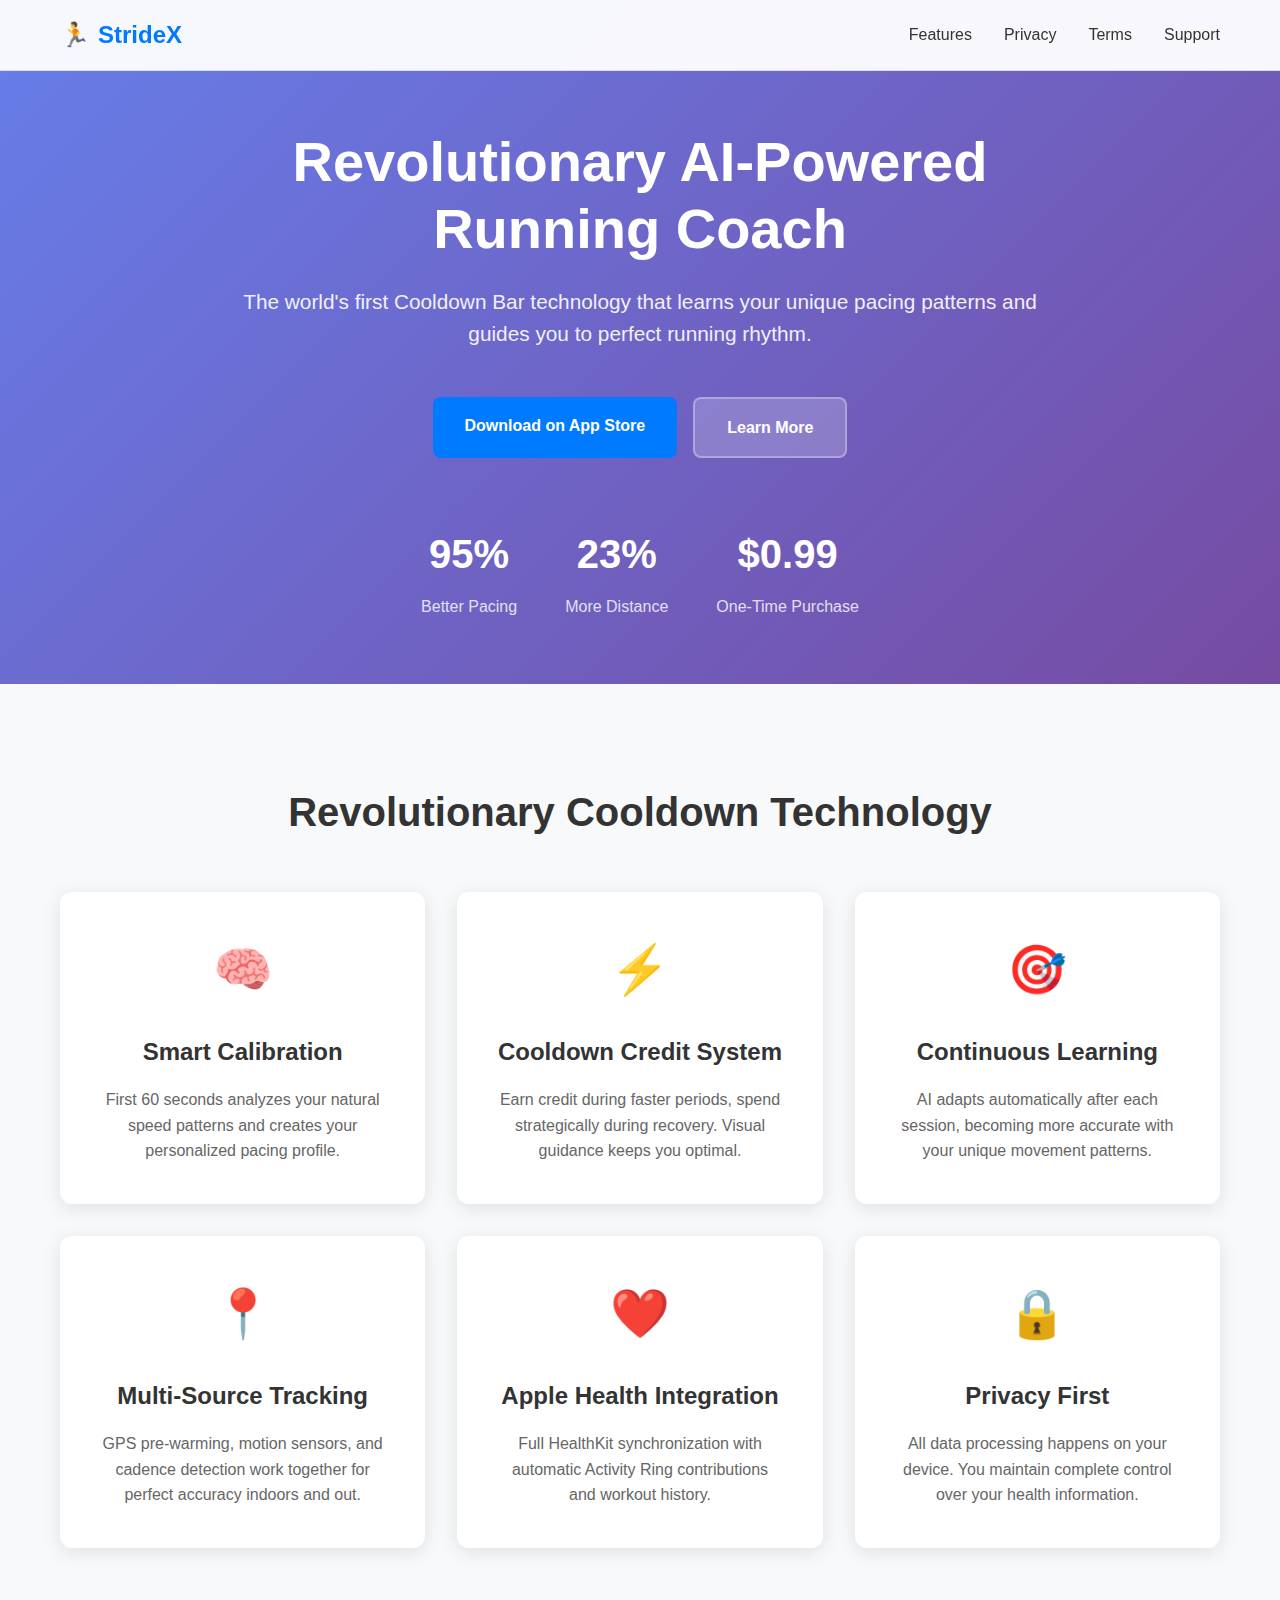
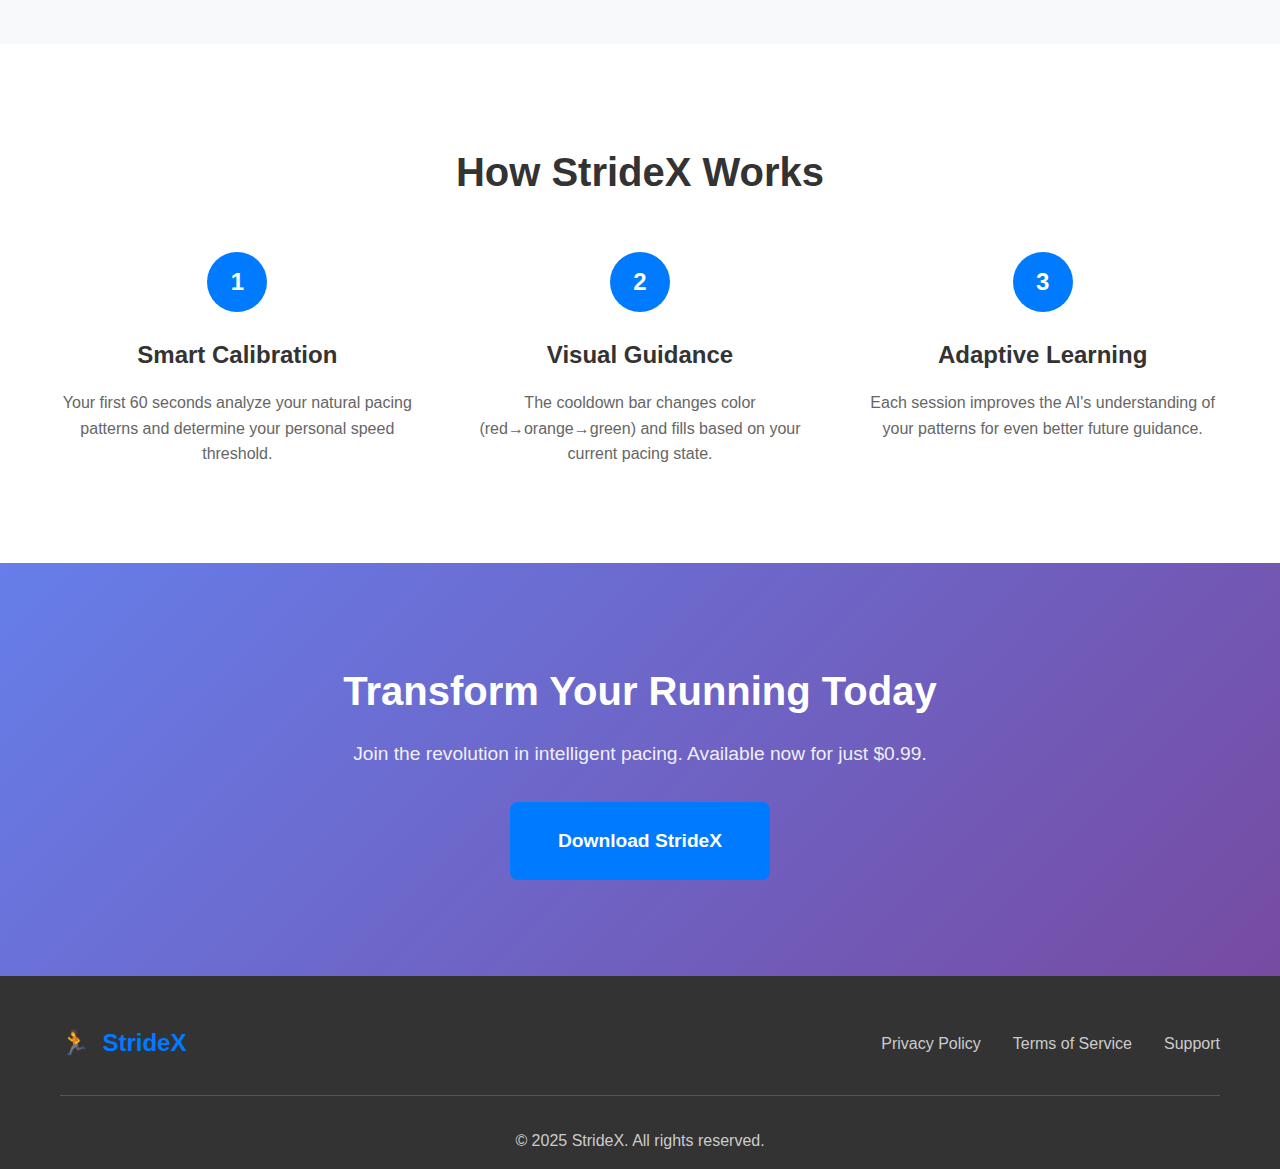
<file: index.html>
<!DOCTYPE html>
<html lang="en">
<head>
    <meta charset="UTF-8">
    <meta name="viewport" content="width=device-width, initial-scale=1.0">
    <meta name="description" content="StrideX - Revolutionary AI-powered running coach with adaptive cooldown technology. Download now for $0.99.">
    <meta name="keywords" content="running app, fitness tracker, pacing coach, AI running assistant, cooldown bar">
    <meta name="author" content="StrideX">
    <title>StrideX - AI-Powered Running Coach</title>
    <link rel="stylesheet" href="style.css">
    <link rel="icon" type="image/x-icon" href="data:image/svg+xml,<svg xmlns='http://www.w3.org/2000/svg' viewBox='0 0 100 100'><text y='.9em' font-size='90'>🏃</text></svg>">
</head>
<body>
    <!-- Navigation -->
    <nav class="nav">
        <div class="nav-container">
            <div class="nav-brand">
                <span class="logo">🏃</span>
                <span class="brand-text">StrideX</span>
            </div>
            <div class="nav-links">
                <a href="#features">Features</a>
                <a href="privacy.html">Privacy</a>
                <a href="terms.html">Terms</a>
                <a href="support.html">Support</a>
            </div>
        </div>
    </nav>

    <!-- Hero Section -->
    <section class="hero">
        <div class="container">
            <div class="hero-content">
                <h1 class="hero-title">Revolutionary AI-Powered<br>Running Coach</h1>
                <p class="hero-subtitle">The world's first Cooldown Bar technology that learns your unique pacing patterns and guides you to perfect running rhythm.</p>
                <div class="hero-buttons">
                    <a href="#" class="btn btn-primary" onclick="showAppStoreMessage()">Download on App Store</a>
                    <a href="#features" class="btn btn-secondary">Learn More</a>
                </div>
                <div class="hero-stats">
                    <div class="stat">
                        <span class="stat-number">95%</span>
                        <span class="stat-label">Better Pacing</span>
                    </div>
                    <div class="stat">
                        <span class="stat-number">23%</span>
                        <span class="stat-label">More Distance</span>
                    </div>
                    <div class="stat">
                        <span class="stat-number">$0.99</span>
                        <span class="stat-label">One-Time Purchase</span>
                    </div>
                </div>
            </div>
        </div>
    </section>

    <!-- Features Section -->
    <section id="features" class="features">
        <div class="container">
            <h2 class="section-title">Revolutionary Cooldown Technology</h2>
            <div class="features-grid">
                <div class="feature-card">
                    <div class="feature-icon">🧠</div>
                    <h3>Smart Calibration</h3>
                    <p>First 60 seconds analyzes your natural speed patterns and creates your personalized pacing profile.</p>
                </div>
                <div class="feature-card">
                    <div class="feature-icon">⚡</div>
                    <h3>Cooldown Credit System</h3>
                    <p>Earn credit during faster periods, spend strategically during recovery. Visual guidance keeps you optimal.</p>
                </div>
                <div class="feature-card">
                    <div class="feature-icon">🎯</div>
                    <h3>Continuous Learning</h3>
                    <p>AI adapts automatically after each session, becoming more accurate with your unique movement patterns.</p>
                </div>
                <div class="feature-card">
                    <div class="feature-icon">📍</div>
                    <h3>Multi-Source Tracking</h3>
                    <p>GPS pre-warming, motion sensors, and cadence detection work together for perfect accuracy indoors and out.</p>
                </div>
                <div class="feature-card">
                    <div class="feature-icon">❤️</div>
                    <h3>Apple Health Integration</h3>
                    <p>Full HealthKit synchronization with automatic Activity Ring contributions and workout history.</p>
                </div>
                <div class="feature-card">
                    <div class="feature-icon">🔒</div>
                    <h3>Privacy First</h3>
                    <p>All data processing happens on your device. You maintain complete control over your health information.</p>
                </div>
            </div>
        </div>
    </section>

    <!-- How It Works -->
    <section class="how-it-works">
        <div class="container">
            <h2 class="section-title">How StrideX Works</h2>
            <div class="steps">
                <div class="step">
                    <div class="step-number">1</div>
                    <h3>Smart Calibration</h3>
                    <p>Your first 60 seconds analyze your natural pacing patterns and determine your personal speed threshold.</p>
                </div>
                <div class="step">
                    <div class="step-number">2</div>
                    <h3>Visual Guidance</h3>
                    <p>The cooldown bar changes color (red→orange→green) and fills based on your current pacing state.</p>
                </div>
                <div class="step">
                    <div class="step-number">3</div>
                    <h3>Adaptive Learning</h3>
                    <p>Each session improves the AI's understanding of your patterns for even better future guidance.</p>
                </div>
            </div>
        </div>
    </section>

    <!-- CTA Section -->
    <section class="cta">
        <div class="container">
            <h2>Transform Your Running Today</h2>
            <p>Join the revolution in intelligent pacing. Available now for just $0.99.</p>
            <a href="#" class="btn btn-primary btn-large" onclick="showAppStoreMessage()">Download StrideX</a>
        </div>
    </section>

    <!-- Footer -->
    <footer class="footer">
        <div class="container">
            <div class="footer-content">
                <div class="footer-brand">
                    <span class="logo">🏃</span>
                    <span class="brand-text">StrideX</span>
                </div>
                <div class="footer-links">
                    <a href="privacy.html">Privacy Policy</a>
                    <a href="terms.html">Terms of Service</a>
                    <a href="support.html">Support</a>
                </div>
            </div>
            <div class="footer-bottom">
                <p>&copy; 2025 StrideX. All rights reserved.</p>
            </div>
        </div>
    </footer>

    <script>
        function showAppStoreMessage() {
            alert('StrideX is currently under review by Apple. Check back soon for the App Store link!');
        }

        // Smooth scrolling for navigation links
        document.querySelectorAll('a[href^="#"]').forEach(anchor => {
            anchor.addEventListener('click', function (e) {
                e.preventDefault();
                const target = document.querySelector(this.getAttribute('href'));
                if (target) {
                    target.scrollIntoView({
                        behavior: 'smooth',
                        block: 'start'
                    });
                }
            });
        });
    </script>
</body>
</html>
</file>
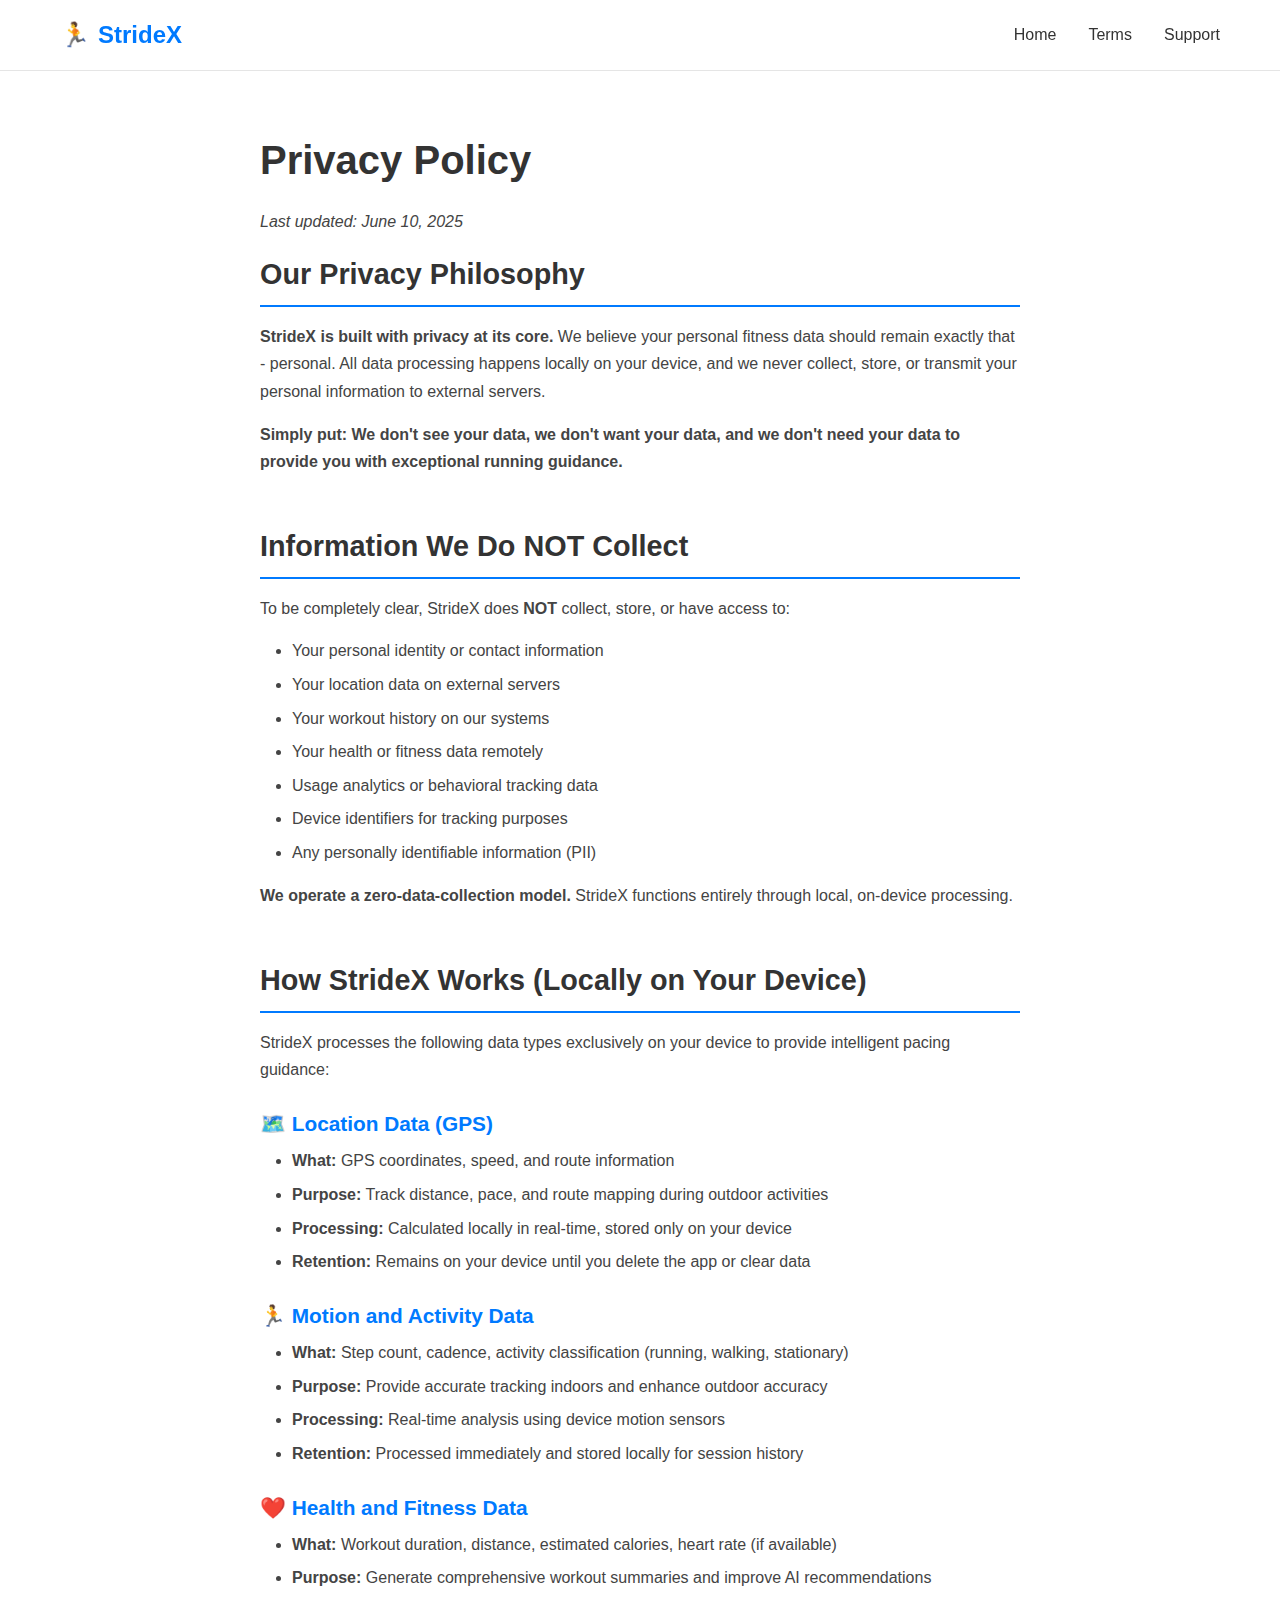
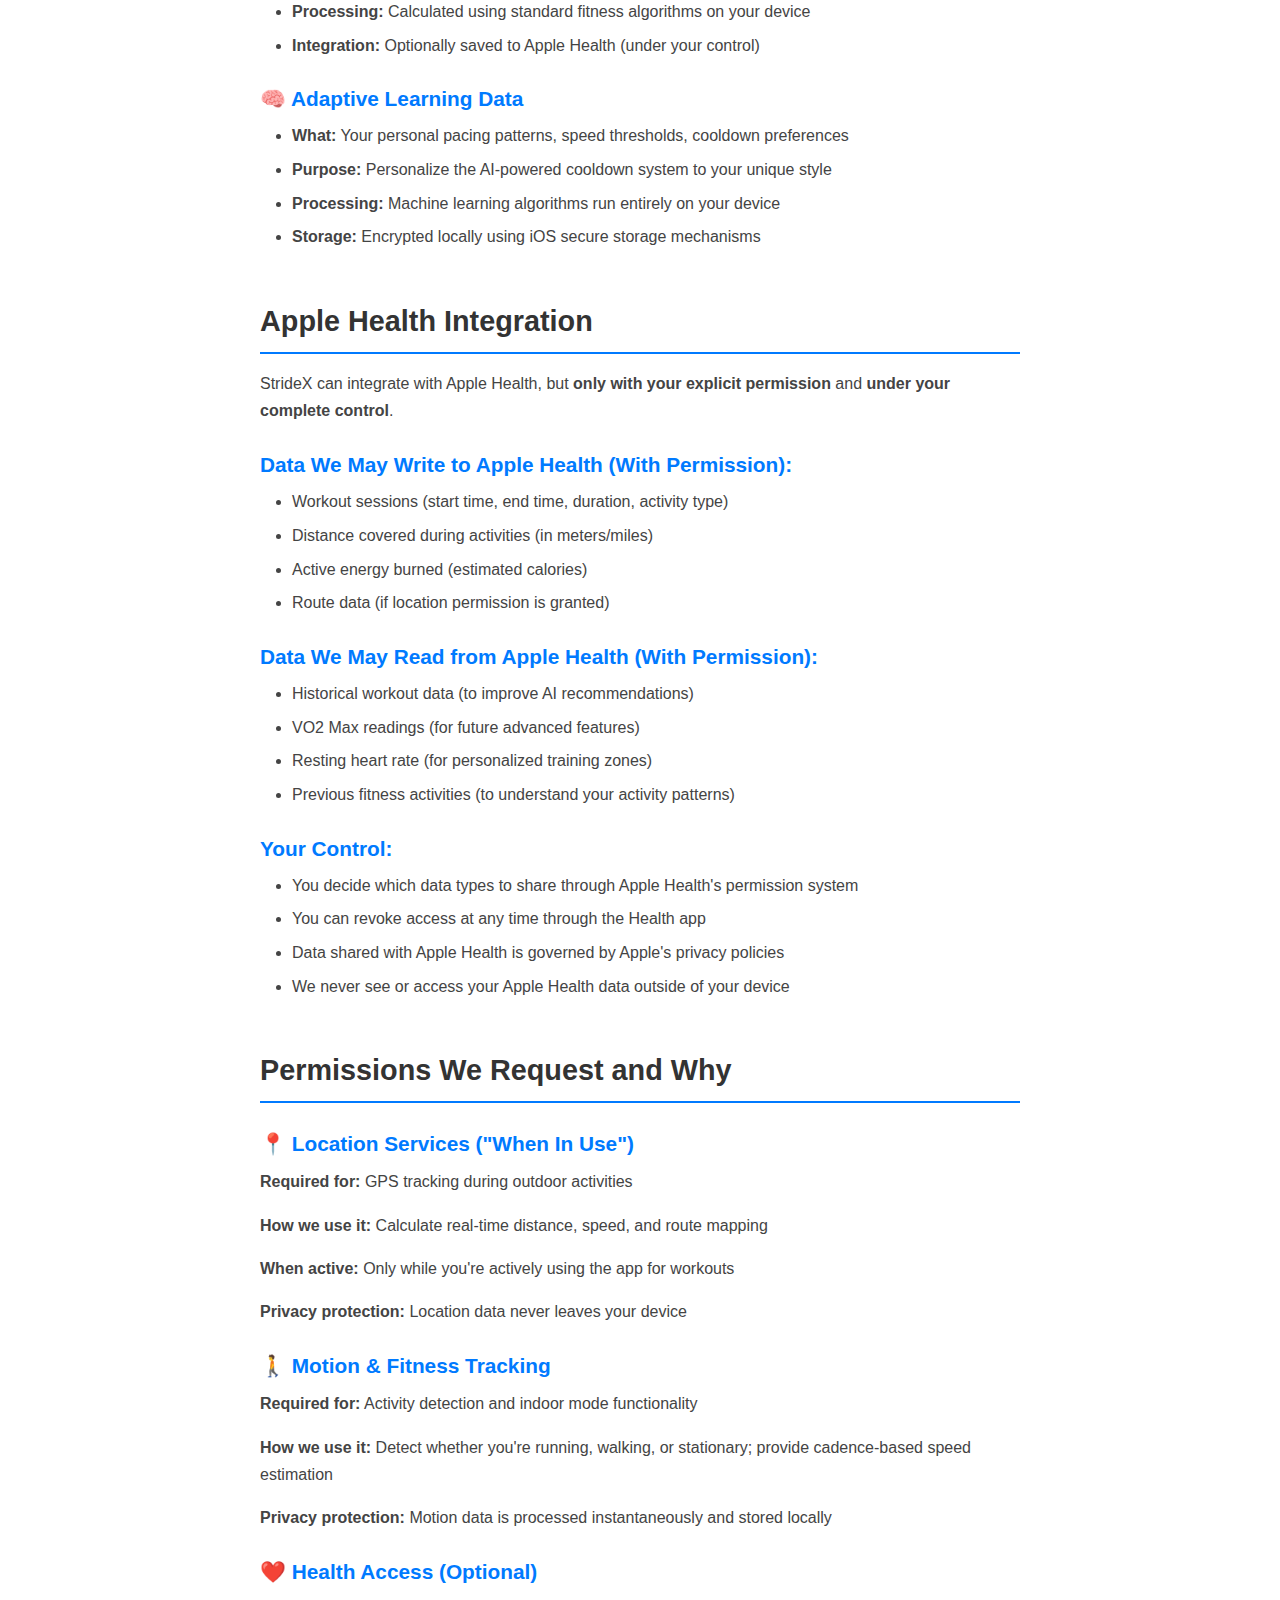
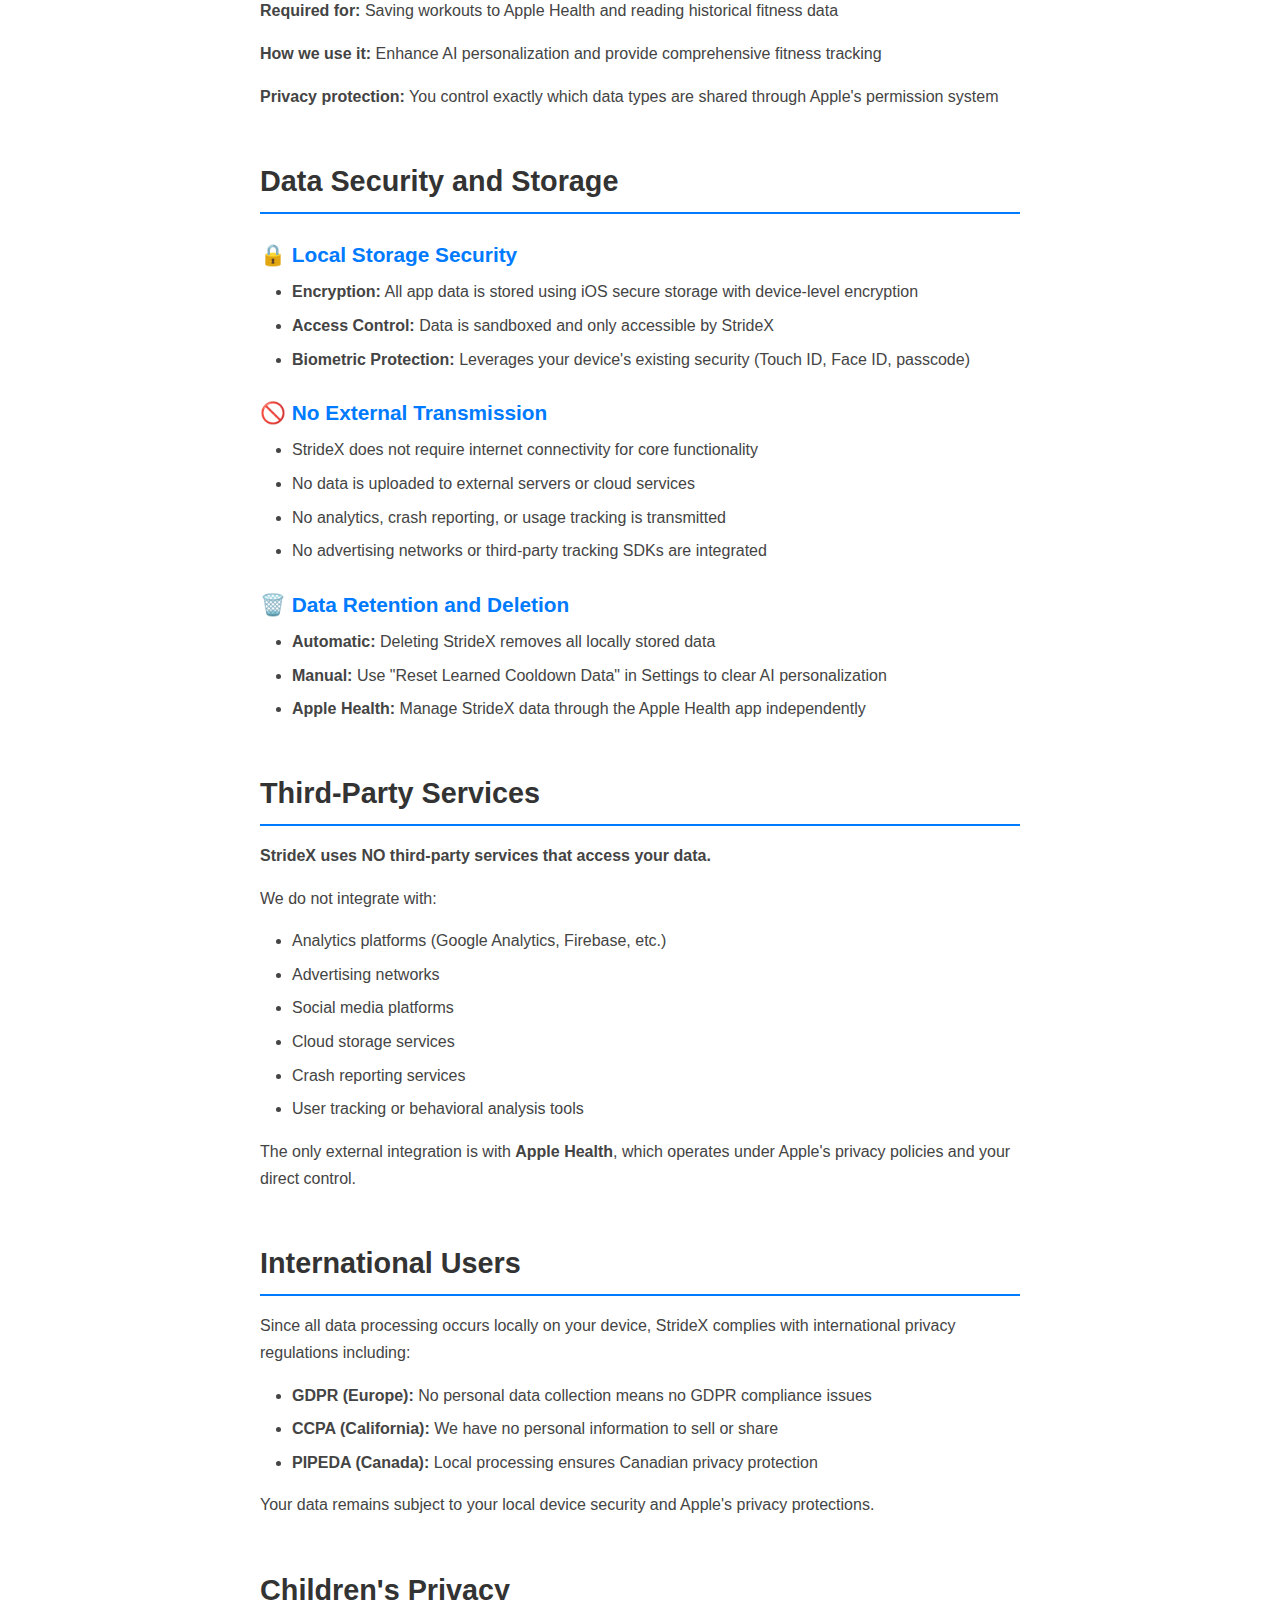
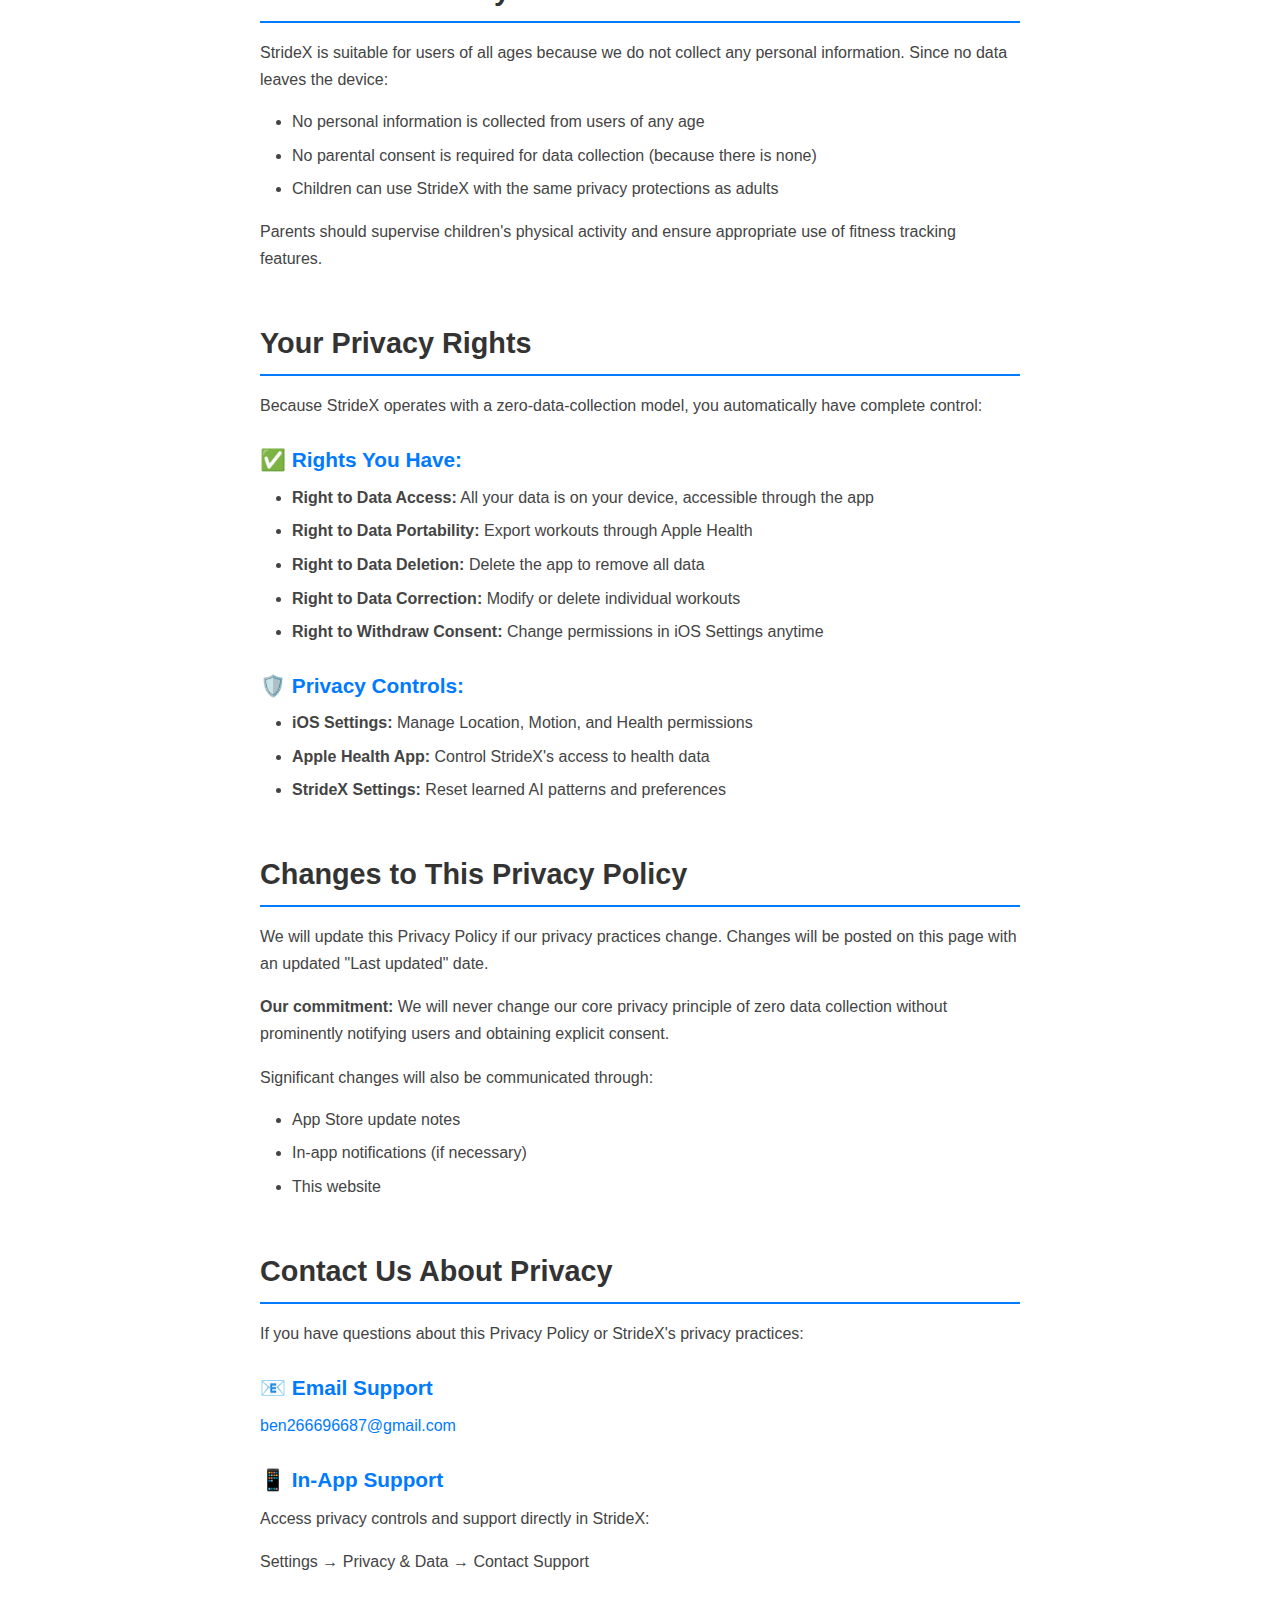
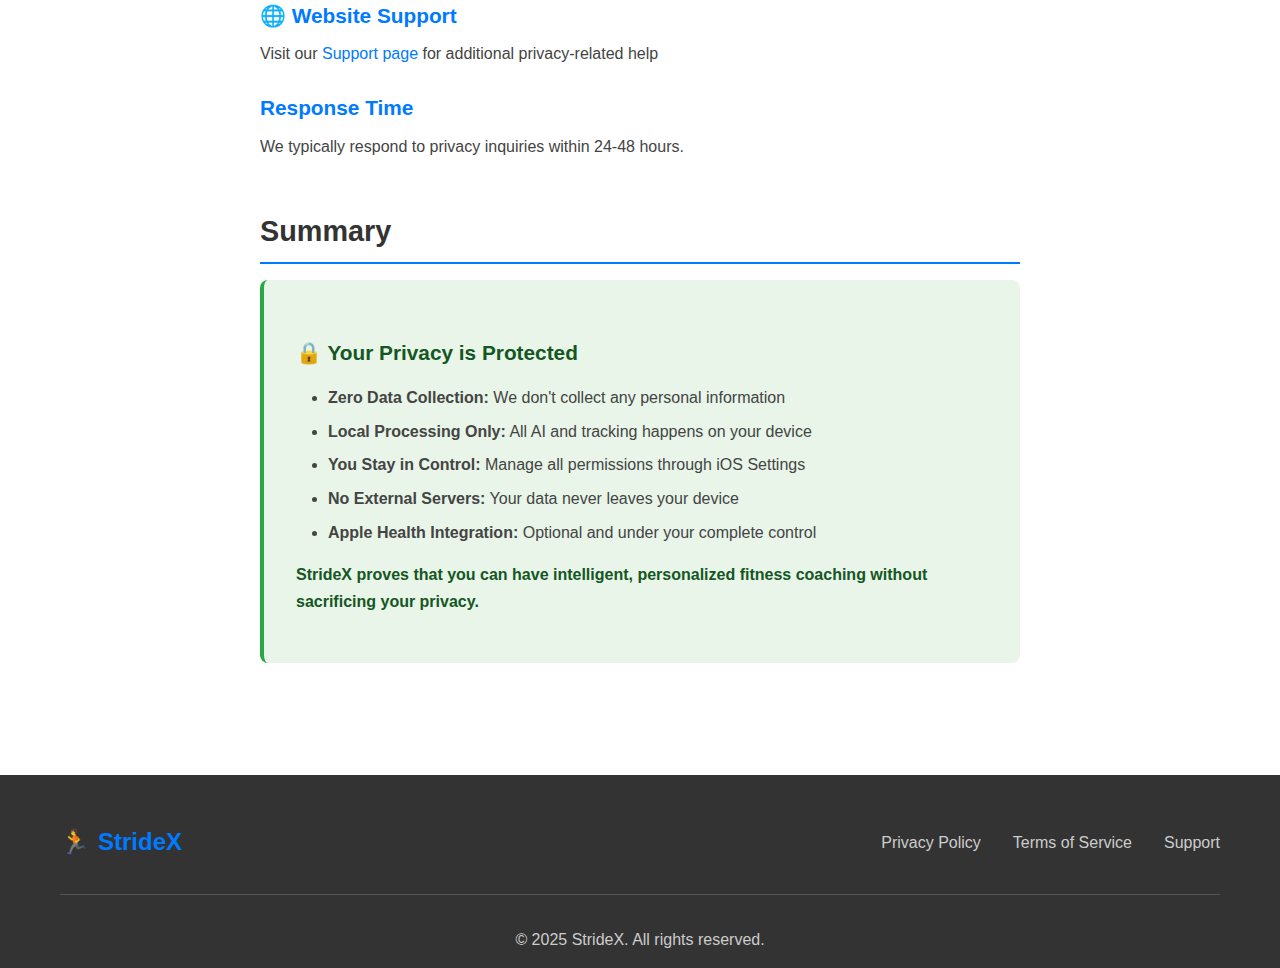
<file: privacy.html>
<!DOCTYPE html>
<html lang="en">
<head>
    <meta charset="UTF-8">
    <meta name="viewport" content="width=device-width, initial-scale=1.0">
    <title>Privacy Policy - StrideX</title>
    <link rel="stylesheet" href="style.css">
    <link rel="icon" type="image/x-icon" href="data:image/svg+xml,<svg xmlns='http://www.w3.org/2000/svg' viewBox='0 0 100 100'><text y='.9em' font-size='90'>🏃</text></svg>">
</head>
<body>
    <!-- Navigation -->
    <nav class="nav">
        <div class="nav-container">
            <div class="nav-brand">
                <a href="index.html">
                    <span class="logo">🏃</span>
                    <span class="brand-text">StrideX</span>
                </a>
            </div>
            <div class="nav-links">
                <a href="index.html">Home</a>
                <a href="terms.html">Terms</a>
                <a href="support.html">Support</a>
            </div>
        </div>
    </nav>

    <!-- Content -->
    <main class="legal-content">
        <div class="container">
            <h1>Privacy Policy</h1>
            <p class="last-updated">Last updated: June 10, 2025</p>

            <section>
                <h2>Our Privacy Philosophy</h2>
                <p><strong>StrideX is built with privacy at its core.</strong> We believe your personal fitness data should remain exactly that - personal. All data processing happens locally on your device, and we never collect, store, or transmit your personal information to external servers.</p>
                <p><strong>Simply put: We don't see your data, we don't want your data, and we don't need your data to provide you with exceptional running guidance.</strong></p>
            </section>

            <section>
                <h2>Information We Do NOT Collect</h2>
                <p>To be completely clear, StrideX does <strong>NOT</strong> collect, store, or have access to:</p>
                <ul>
                    <li>Your personal identity or contact information</li>
                    <li>Your location data on external servers</li>
                    <li>Your workout history on our systems</li>
                    <li>Your health or fitness data remotely</li>
                    <li>Usage analytics or behavioral tracking data</li>
                    <li>Device identifiers for tracking purposes</li>
                    <li>Any personally identifiable information (PII)</li>
                </ul>
                <p><strong>We operate a zero-data-collection model.</strong> StrideX functions entirely through local, on-device processing.</p>
            </section>

            <section>
                <h2>How StrideX Works (Locally on Your Device)</h2>
                <p>StrideX processes the following data types exclusively on your device to provide intelligent pacing guidance:</p>
                
                <h3>🗺️ Location Data (GPS)</h3>
                <ul>
                    <li><strong>What:</strong> GPS coordinates, speed, and route information</li>
                    <li><strong>Purpose:</strong> Track distance, pace, and route mapping during outdoor activities</li>
                    <li><strong>Processing:</strong> Calculated locally in real-time, stored only on your device</li>
                    <li><strong>Retention:</strong> Remains on your device until you delete the app or clear data</li>
                </ul>

                <h3>🏃 Motion and Activity Data</h3>
                <ul>
                    <li><strong>What:</strong> Step count, cadence, activity classification (running, walking, stationary)</li>
                    <li><strong>Purpose:</strong> Provide accurate tracking indoors and enhance outdoor accuracy</li>
                    <li><strong>Processing:</strong> Real-time analysis using device motion sensors</li>
                    <li><strong>Retention:</strong> Processed immediately and stored locally for session history</li>
                </ul>

                <h3>❤️ Health and Fitness Data</h3>
                <ul>
                    <li><strong>What:</strong> Workout duration, distance, estimated calories, heart rate (if available)</li>
                    <li><strong>Purpose:</strong> Generate comprehensive workout summaries and improve AI recommendations</li>
                    <li><strong>Processing:</strong> Calculated using standard fitness algorithms on your device</li>
                    <li><strong>Integration:</strong> Optionally saved to Apple Health (under your control)</li>
                </ul>

                <h3>🧠 Adaptive Learning Data</h3>
                <ul>
                    <li><strong>What:</strong> Your personal pacing patterns, speed thresholds, cooldown preferences</li>
                    <li><strong>Purpose:</strong> Personalize the AI-powered cooldown system to your unique style</li>
                    <li><strong>Processing:</strong> Machine learning algorithms run entirely on your device</li>
                    <li><strong>Storage:</strong> Encrypted locally using iOS secure storage mechanisms</li>
                </ul>
            </section>

            <section>
                <h2>Apple Health Integration</h2>
                <p>StrideX can integrate with Apple Health, but <strong>only with your explicit permission</strong> and <strong>under your complete control</strong>.</p>
                
                <h3>Data We May Write to Apple Health (With Permission):</h3>
                <ul>
                    <li>Workout sessions (start time, end time, duration, activity type)</li>
                    <li>Distance covered during activities (in meters/miles)</li>
                    <li>Active energy burned (estimated calories)</li>
                    <li>Route data (if location permission is granted)</li>
                </ul>

                <h3>Data We May Read from Apple Health (With Permission):</h3>
                <ul>
                    <li>Historical workout data (to improve AI recommendations)</li>
                    <li>VO2 Max readings (for future advanced features)</li>
                    <li>Resting heart rate (for personalized training zones)</li>
                    <li>Previous fitness activities (to understand your activity patterns)</li>
                </ul>

                <h3>Your Control:</h3>
                <ul>
                    <li>You decide which data types to share through Apple Health's permission system</li>
                    <li>You can revoke access at any time through the Health app</li>
                    <li>Data shared with Apple Health is governed by Apple's privacy policies</li>
                    <li>We never see or access your Apple Health data outside of your device</li>
                </ul>
            </section>

            <section>
                <h2>Permissions We Request and Why</h2>
                
                <h3>📍 Location Services ("When In Use")</h3>
                <p><strong>Required for:</strong> GPS tracking during outdoor activities</p>
                <p><strong>How we use it:</strong> Calculate real-time distance, speed, and route mapping</p>
                <p><strong>When active:</strong> Only while you're actively using the app for workouts</p>
                <p><strong>Privacy protection:</strong> Location data never leaves your device</p>

                <h3>🚶 Motion & Fitness Tracking</h3>
                <p><strong>Required for:</strong> Activity detection and indoor mode functionality</p>
                <p><strong>How we use it:</strong> Detect whether you're running, walking, or stationary; provide cadence-based speed estimation</p>
                <p><strong>Privacy protection:</strong> Motion data is processed instantaneously and stored locally</p>

                <h3>❤️ Health Access (Optional)</h3>
                <p><strong>Required for:</strong> Saving workouts to Apple Health and reading historical fitness data</p>
                <p><strong>How we use it:</strong> Enhance AI personalization and provide comprehensive fitness tracking</p>
                <p><strong>Privacy protection:</strong> You control exactly which data types are shared through Apple's permission system</p>
            </section>

            <section>
                <h2>Data Security and Storage</h2>
                
                <h3>🔒 Local Storage Security</h3>
                <ul>
                    <li><strong>Encryption:</strong> All app data is stored using iOS secure storage with device-level encryption</li>
                    <li><strong>Access Control:</strong> Data is sandboxed and only accessible by StrideX</li>
                    <li><strong>Biometric Protection:</strong> Leverages your device's existing security (Touch ID, Face ID, passcode)</li>
                </ul>

                <h3>🚫 No External Transmission</h3>
                <ul>
                    <li>StrideX does not require internet connectivity for core functionality</li>
                    <li>No data is uploaded to external servers or cloud services</li>
                    <li>No analytics, crash reporting, or usage tracking is transmitted</li>
                    <li>No advertising networks or third-party tracking SDKs are integrated</li>
                </ul>

                <h3>🗑️ Data Retention and Deletion</h3>
                <ul>
                    <li><strong>Automatic:</strong> Deleting StrideX removes all locally stored data</li>
                    <li><strong>Manual:</strong> Use "Reset Learned Cooldown Data" in Settings to clear AI personalization</li>
                    <li><strong>Apple Health:</strong> Manage StrideX data through the Apple Health app independently</li>
                </ul>
            </section>

            <section>
                <h2>Third-Party Services</h2>
                <p><strong>StrideX uses NO third-party services that access your data.</strong></p>
                <p>We do not integrate with:</p>
                <ul>
                    <li>Analytics platforms (Google Analytics, Firebase, etc.)</li>
                    <li>Advertising networks</li>
                    <li>Social media platforms</li>
                    <li>Cloud storage services</li>
                    <li>Crash reporting services</li>
                    <li>User tracking or behavioral analysis tools</li>
                </ul>
                <p>The only external integration is with <strong>Apple Health</strong>, which operates under Apple's privacy policies and your direct control.</p>
            </section>

            <section>
                <h2>International Users</h2>
                <p>Since all data processing occurs locally on your device, StrideX complies with international privacy regulations including:</p>
                <ul>
                    <li><strong>GDPR (Europe):</strong> No personal data collection means no GDPR compliance issues</li>
                    <li><strong>CCPA (California):</strong> We have no personal information to sell or share</li>
                    <li><strong>PIPEDA (Canada):</strong> Local processing ensures Canadian privacy protection</li>
                </ul>
                <p>Your data remains subject to your local device security and Apple's privacy protections.</p>
            </section>

            <section>
                <h2>Children's Privacy</h2>
                <p>StrideX is suitable for users of all ages because we do not collect any personal information. Since no data leaves the device:</p>
                <ul>
                    <li>No personal information is collected from users of any age</li>
                    <li>No parental consent is required for data collection (because there is none)</li>
                    <li>Children can use StrideX with the same privacy protections as adults</li>
                </ul>
                <p>Parents should supervise children's physical activity and ensure appropriate use of fitness tracking features.</p>
            </section>

            <section>
                <h2>Your Privacy Rights</h2>
                <p>Because StrideX operates with a zero-data-collection model, you automatically have complete control:</p>
                
                <h3>✅ Rights You Have:</h3>
                <ul>
                    <li><strong>Right to Data Access:</strong> All your data is on your device, accessible through the app</li>
                    <li><strong>Right to Data Portability:</strong> Export workouts through Apple Health</li>
                    <li><strong>Right to Data Deletion:</strong> Delete the app to remove all data</li>
                    <li><strong>Right to Data Correction:</strong> Modify or delete individual workouts</li>
                    <li><strong>Right to Withdraw Consent:</strong> Change permissions in iOS Settings anytime</li>
                </ul>

                <h3>🛡️ Privacy Controls:</h3>
                <ul>
                    <li><strong>iOS Settings:</strong> Manage Location, Motion, and Health permissions</li>
                    <li><strong>Apple Health App:</strong> Control StrideX's access to health data</li>
                    <li><strong>StrideX Settings:</strong> Reset learned AI patterns and preferences</li>
                </ul>
            </section>

            <section>
                <h2>Changes to This Privacy Policy</h2>
                <p>We will update this Privacy Policy if our privacy practices change. Changes will be posted on this page with an updated "Last updated" date.</p>
                <p><strong>Our commitment:</strong> We will never change our core privacy principle of zero data collection without prominently notifying users and obtaining explicit consent.</p>
                <p>Significant changes will also be communicated through:</p>
                <ul>
                    <li>App Store update notes</li>
                    <li>In-app notifications (if necessary)</li>
                    <li>This website</li>
                </ul>
            </section>

            <section>
                <h2>Contact Us About Privacy</h2>
                <p>If you have questions about this Privacy Policy or StrideX's privacy practices:</p>
                
                <h3>📧 Email Support</h3>
                <p><a href="mailto:ben266696687@gmail.com?subject=Privacy Policy Question">ben266696687@gmail.com</a></p>
                
                <h3>📱 In-App Support</h3>
                <p>Access privacy controls and support directly in StrideX:</p>
                <p>Settings → Privacy & Data → Contact Support</p>

                <h3>🌐 Website Support</h3>
                <p>Visit our <a href="support.html">Support page</a> for additional privacy-related help</p>
                
                <h3>Response Time</h3>
                <p>We typically respond to privacy inquiries within 24-48 hours.</p>
            </section>

            <section>
                <h2>Summary</h2>
                <div style="background: #e8f5e8; padding: 2rem; border-radius: 8px; border-left: 4px solid #28a745;">
                    <h3 style="color: #155724; margin-bottom: 1rem;">🔒 Your Privacy is Protected</h3>
                    <ul style="color: #155724;">
                        <li><strong>Zero Data Collection:</strong> We don't collect any personal information</li>
                        <li><strong>Local Processing Only:</strong> All AI and tracking happens on your device</li>
                        <li><strong>You Stay in Control:</strong> Manage all permissions through iOS Settings</li>
                        <li><strong>No External Servers:</strong> Your data never leaves your device</li>
                        <li><strong>Apple Health Integration:</strong> Optional and under your complete control</li>
                    </ul>
                    <p style="color: #155724; margin-top: 1rem; font-weight: 600;">StrideX proves that you can have intelligent, personalized fitness coaching without sacrificing your privacy.</p>
                </div>
            </section>
        </div>
    </main>

    <!-- Footer -->
    <footer class="footer">
        <div class="container">
            <div class="footer-content">
                <div class="footer-brand">
                    <a href="index.html">
                        <span class="logo">🏃</span>
                        <span class="brand-text">StrideX</span>
                    </a>
                </div>
                <div class="footer-links">
                    <a href="privacy.html">Privacy Policy</a>
                    <a href="terms.html">Terms of Service</a>
                    <a href="support.html">Support</a>
                </div>
            </div>
            <div class="footer-bottom">
                <p>&copy; 2025 StrideX. All rights reserved.</p>
            </div>
        </div>
    </footer>
</body>
</html>
</file>
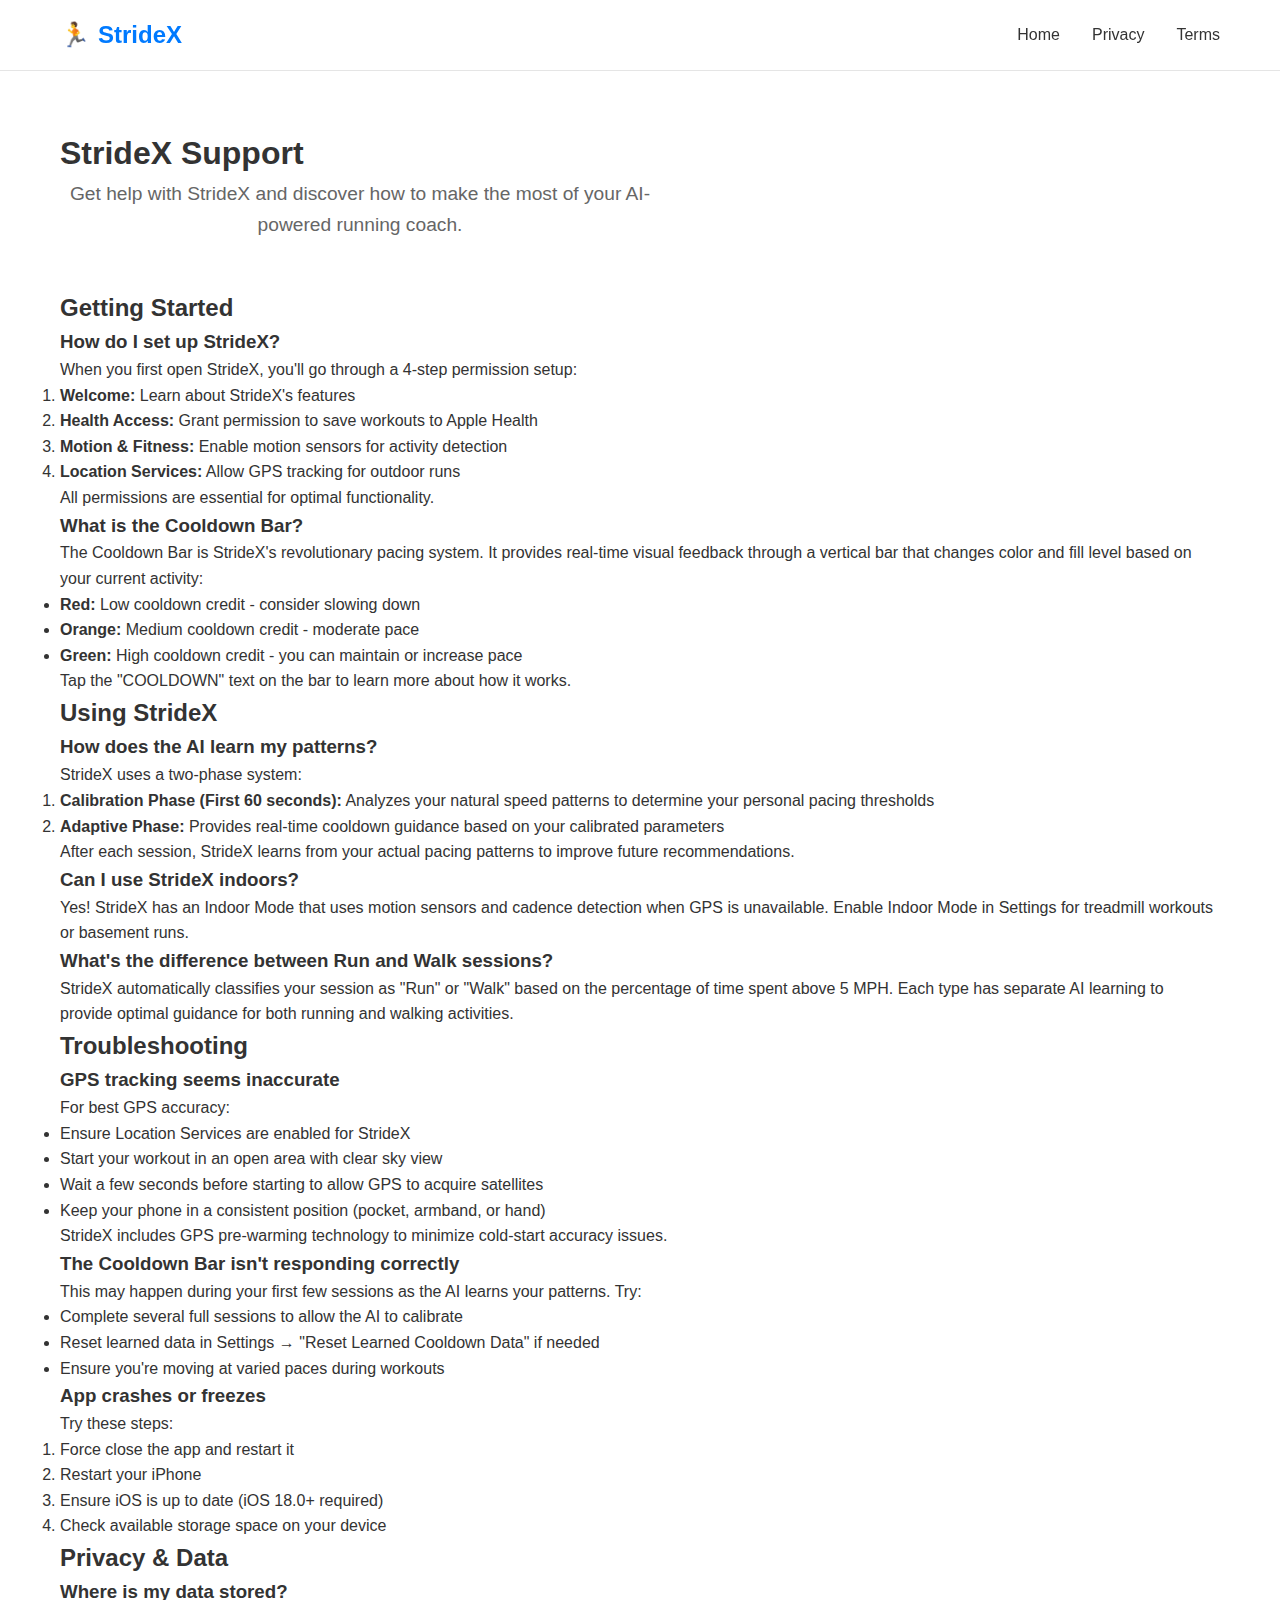
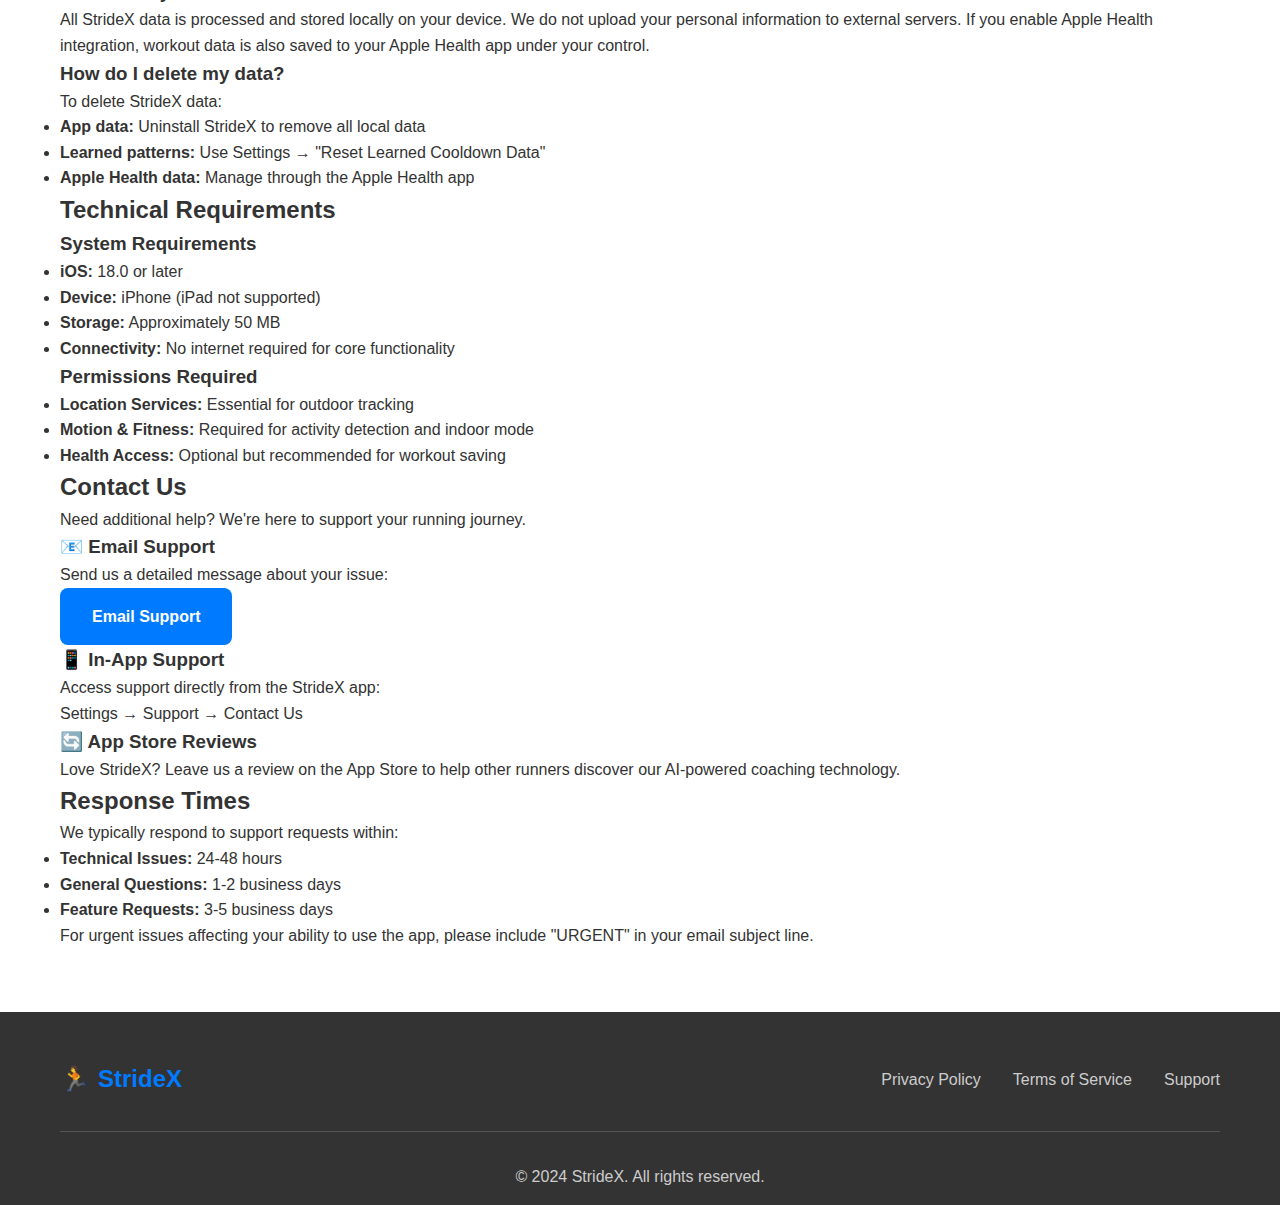
<file: support.html>
<!DOCTYPE html>
<html lang="en">
<head>
    <meta charset="UTF-8">
    <meta name="viewport" content="width=device-width, initial-scale=1.0">
    <title>Support - StrideX</title>
    <link rel="stylesheet" href="style.css">
    <link rel="icon" type="image/x-icon" href="data:image/svg+xml,<svg xmlns='http://www.w3.org/2000/svg' viewBox='0 0 100 100'><text y='.9em' font-size='90'>🏃</text></svg>">
</head>
<body>
    <!-- Navigation -->
    <nav class="nav">
        <div class="nav-container">
            <div class="nav-brand">
                <a href="index.html">
                    <span class="logo">🏃</span>
                    <span class="brand-text">StrideX</span>
                </a>
            </div>
            <div class="nav-links">
                <a href="index.html">Home</a>
                <a href="privacy.html">Privacy</a>
                <a href="terms.html">Terms</a>
            </div>
        </div>
    </nav>

    <!-- Content -->
    <main class="support-content">
        <div class="container">
            <h1>StrideX Support</h1>
            <p class="support-intro">Get help with StrideX and discover how to make the most of your AI-powered running coach.</p>

            <section class="support-section">
                <h2>Getting Started</h2>
                <div class="faq-item">
                    <h3>How do I set up StrideX?</h3>
                    <p>When you first open StrideX, you'll go through a 4-step permission setup:</p>
                    <ol>
                        <li><strong>Welcome:</strong> Learn about StrideX's features</li>
                        <li><strong>Health Access:</strong> Grant permission to save workouts to Apple Health</li>
                        <li><strong>Motion & Fitness:</strong> Enable motion sensors for activity detection</li>
                        <li><strong>Location Services:</strong> Allow GPS tracking for outdoor runs</li>
                    </ol>
                    <p>All permissions are essential for optimal functionality.</p>
                </div>

                <div class="faq-item">
                    <h3>What is the Cooldown Bar?</h3>
                    <p>The Cooldown Bar is StrideX's revolutionary pacing system. It provides real-time visual feedback through a vertical bar that changes color and fill level based on your current activity:</p>
                    <ul>
                        <li><strong>Red:</strong> Low cooldown credit - consider slowing down</li>
                        <li><strong>Orange:</strong> Medium cooldown credit - moderate pace</li>
                        <li><strong>Green:</strong> High cooldown credit - you can maintain or increase pace</li>
                    </ul>
                    <p>Tap the "COOLDOWN" text on the bar to learn more about how it works.</p>
                </div>
            </section>

            <section class="support-section">
                <h2>Using StrideX</h2>
                <div class="faq-item">
                    <h3>How does the AI learn my patterns?</h3>
                    <p>StrideX uses a two-phase system:</p>
                    <ol>
                        <li><strong>Calibration Phase (First 60 seconds):</strong> Analyzes your natural speed patterns to determine your personal pacing thresholds</li>
                        <li><strong>Adaptive Phase:</strong> Provides real-time cooldown guidance based on your calibrated parameters</li>
                    </ol>
                    <p>After each session, StrideX learns from your actual pacing patterns to improve future recommendations.</p>
                </div>

                <div class="faq-item">
                    <h3>Can I use StrideX indoors?</h3>
                    <p>Yes! StrideX has an Indoor Mode that uses motion sensors and cadence detection when GPS is unavailable. Enable Indoor Mode in Settings for treadmill workouts or basement runs.</p>
                </div>

                <div class="faq-item">
                    <h3>What's the difference between Run and Walk sessions?</h3>
                    <p>StrideX automatically classifies your session as "Run" or "Walk" based on the percentage of time spent above 5 MPH. Each type has separate AI learning to provide optimal guidance for both running and walking activities.</p>
                </div>
            </section>

            <section class="support-section">
                <h2>Troubleshooting</h2>
                <div class="faq-item">
                    <h3>GPS tracking seems inaccurate</h3>
                    <p>For best GPS accuracy:</p>
                    <ul>
                        <li>Ensure Location Services are enabled for StrideX</li>
                        <li>Start your workout in an open area with clear sky view</li>
                        <li>Wait a few seconds before starting to allow GPS to acquire satellites</li>
                        <li>Keep your phone in a consistent position (pocket, armband, or hand)</li>
                    </ul>
                    <p>StrideX includes GPS pre-warming technology to minimize cold-start accuracy issues.</p>
                </div>

                <div class="faq-item">
                    <h3>The Cooldown Bar isn't responding correctly</h3>
                    <p>This may happen during your first few sessions as the AI learns your patterns. Try:</p>
                    <ul>
                        <li>Complete several full sessions to allow the AI to calibrate</li>
                        <li>Reset learned data in Settings → "Reset Learned Cooldown Data" if needed</li>
                        <li>Ensure you're moving at varied paces during workouts</li>
                    </ul>
                </div>

                <div class="faq-item">
                    <h3>App crashes or freezes</h3>
                    <p>Try these steps:</p>
                    <ol>
                        <li>Force close the app and restart it</li>
                        <li>Restart your iPhone</li>
                        <li>Ensure iOS is up to date (iOS 18.0+ required)</li>
                        <li>Check available storage space on your device</li>
                    </ol>
                </div>
            </section>

            <section class="support-section">
                <h2>Privacy & Data</h2>
                <div class="faq-item">
                    <h3>Where is my data stored?</h3>
                    <p>All StrideX data is processed and stored locally on your device. We do not upload your personal information to external servers. If you enable Apple Health integration, workout data is also saved to your Apple Health app under your control.</p>
                </div>

                <div class="faq-item">
                    <h3>How do I delete my data?</h3>
                    <p>To delete StrideX data:</p>
                    <ul>
                        <li><strong>App data:</strong> Uninstall StrideX to remove all local data</li>
                        <li><strong>Learned patterns:</strong> Use Settings → "Reset Learned Cooldown Data"</li>
                        <li><strong>Apple Health data:</strong> Manage through the Apple Health app</li>
                    </ul>
                </div>
            </section>

            <section class="support-section">
                <h2>Technical Requirements</h2>
                <div class="faq-item">
                    <h3>System Requirements</h3>
                    <ul>
                        <li><strong>iOS:</strong> 18.0 or later</li>
                        <li><strong>Device:</strong> iPhone (iPad not supported)</li>
                        <li><strong>Storage:</strong> Approximately 50 MB</li>
                        <li><strong>Connectivity:</strong> No internet required for core functionality</li>
                    </ul>
                </div>

                <div class="faq-item">
                    <h3>Permissions Required</h3>
                    <ul>
                        <li><strong>Location Services:</strong> Essential for outdoor tracking</li>
                        <li><strong>Motion & Fitness:</strong> Required for activity detection and indoor mode</li>
                        <li><strong>Health Access:</strong> Optional but recommended for workout saving</li>
                    </ul>
                </div>
            </section>

            <section class="support-section">
                <h2>Contact Us</h2>
                <div class="contact-info">
                    <p>Need additional help? We're here to support your running journey.</p>
                    
                    <div class="contact-method">
                        <h3>📧 Email Support</h3>
                        <p>Send us a detailed message about your issue:</p>
                        <a href="mailto:support@stridex-app.com?subject=StrideX Support Request" class="btn btn-primary">Email Support</a>
                    </div>

                    <div class="contact-method">
                        <h3>📱 In-App Support</h3>
                        <p>Access support directly from the StrideX app:</p>
                        <p>Settings → Support → Contact Us</p>
                    </div>

                    <div class="contact-method">
                        <h3>🔄 App Store Reviews</h3>
                        <p>Love StrideX? Leave us a review on the App Store to help other runners discover our AI-powered coaching technology.</p>
                    </div>
                </div>
            </section>

            <section class="support-section">
                <h2>Response Times</h2>
                <div class="response-info">
                    <p>We typically respond to support requests within:</p>
                    <ul>
                        <li><strong>Technical Issues:</strong> 24-48 hours</li>
                        <li><strong>General Questions:</strong> 1-2 business days</li>
                        <li><strong>Feature Requests:</strong> 3-5 business days</li>
                    </ul>
                    <p>For urgent issues affecting your ability to use the app, please include "URGENT" in your email subject line.</p>
                </div>
            </section>
        </div>
    </main>

    <!-- Footer -->
    <footer class="footer">
        <div class="container">
            <div class="footer-content">
                <div class="footer-brand">
                    <a href="index.html">
                        <span class="logo">🏃</span>
                        <span class="brand-text">StrideX</span>
                    </a>
                </div>
                <div class="footer-links">
                    <a href="privacy.html">Privacy Policy</a>
                    <a href="terms.html">Terms of Service</a>
                    <a href="support.html">Support</a>
                </div>
            </div>
            <div class="footer-bottom">
                <p>&copy; 2024 StrideX. All rights reserved.</p>
            </div>
        </div>
    </footer>
</body>
</html>
</file>
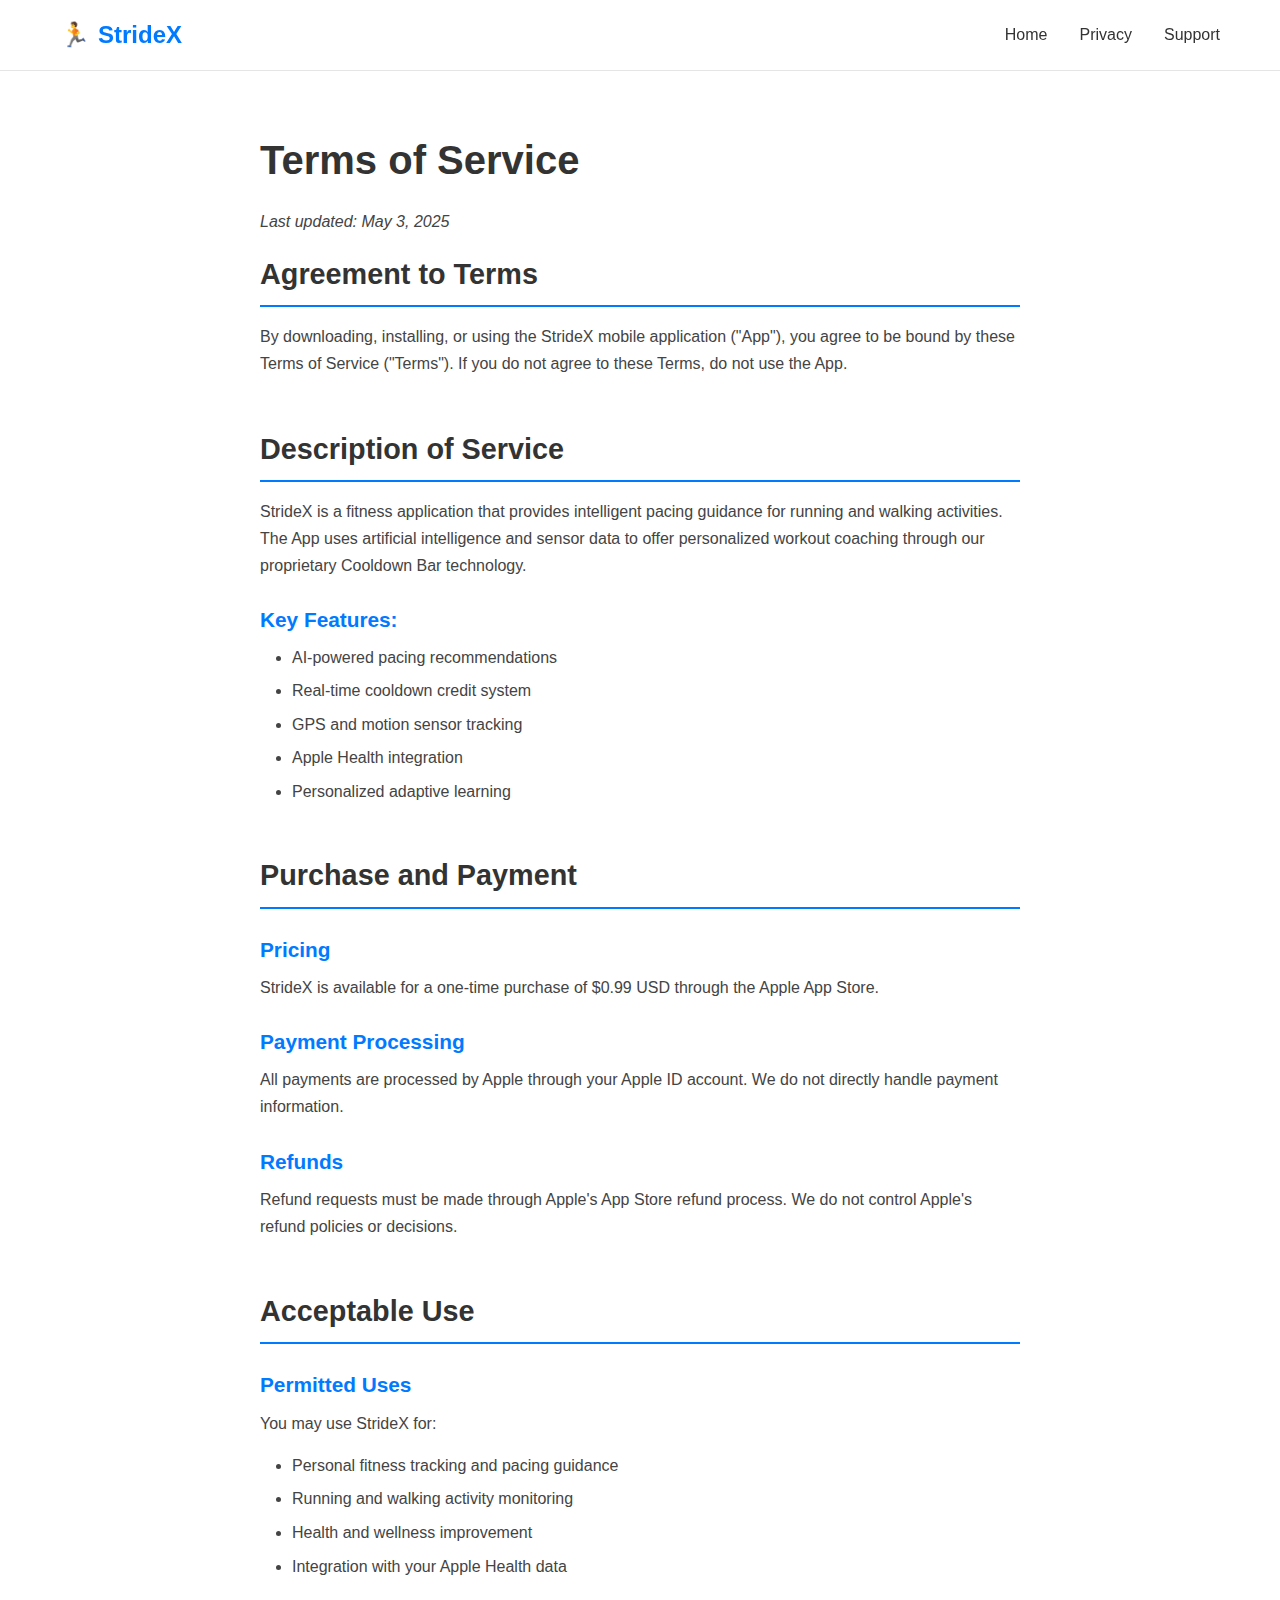
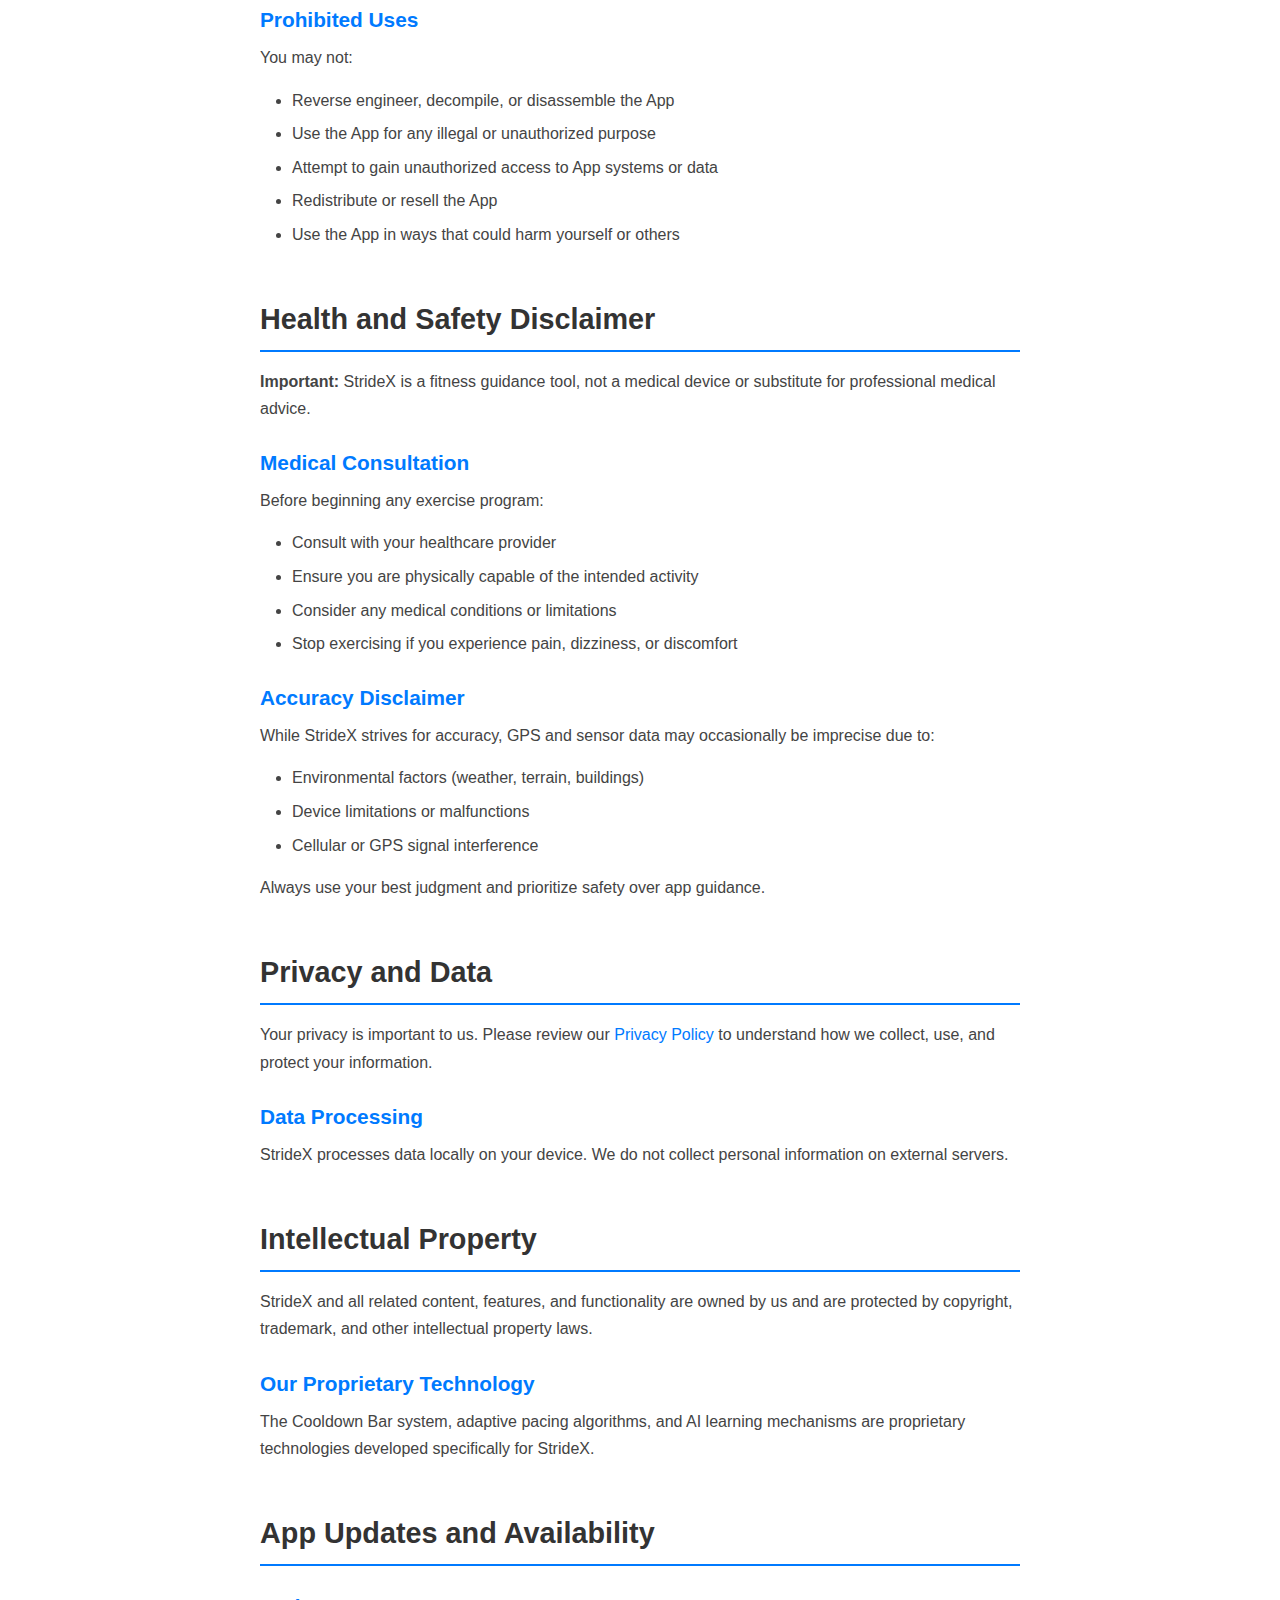
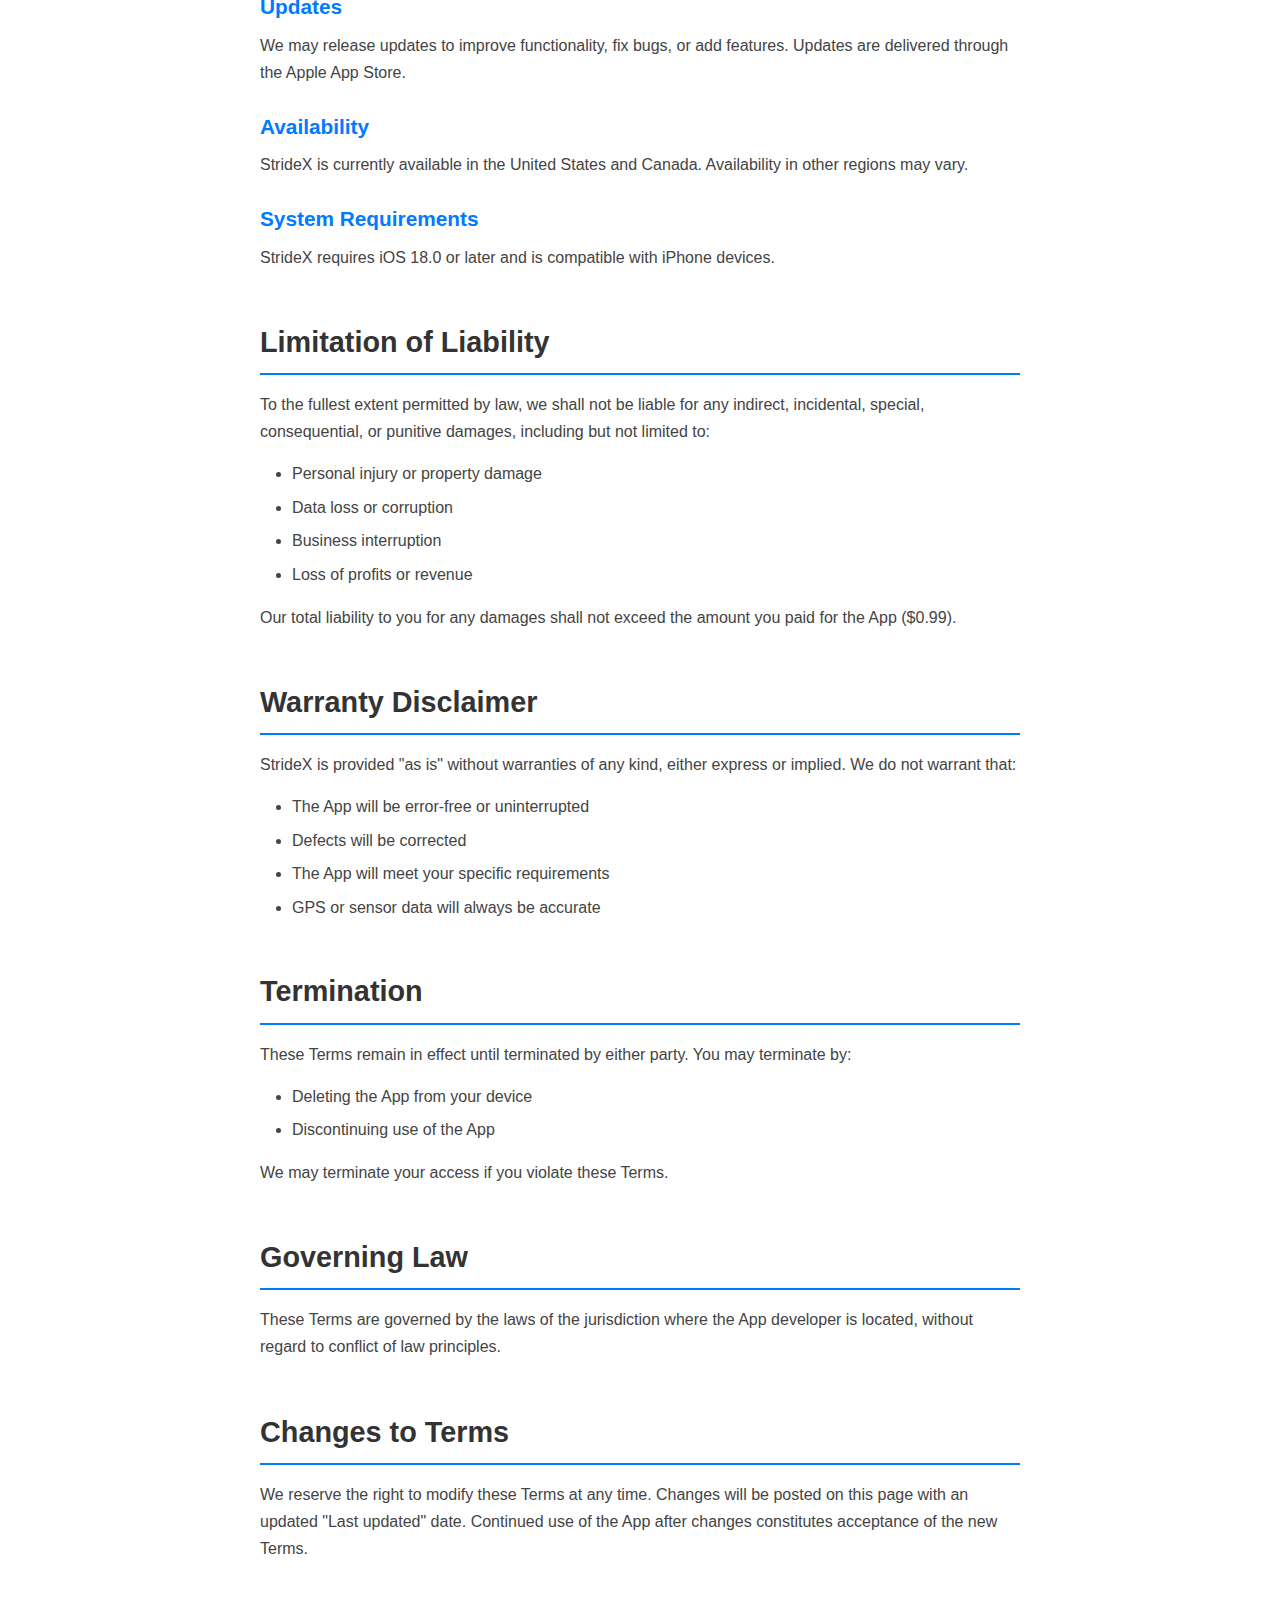
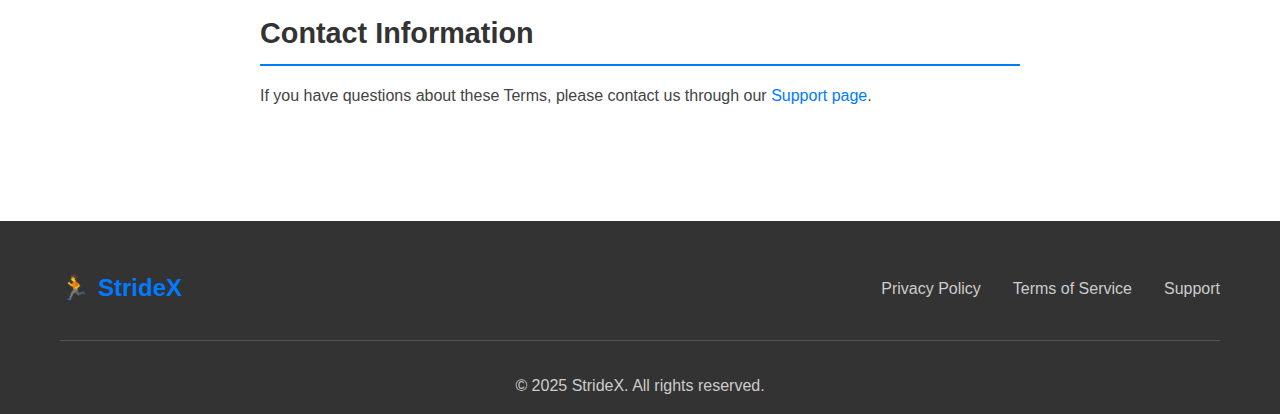
<file: terms.html>
<!DOCTYPE html>
<html lang="en">
<head>
    <meta charset="UTF-8">
    <meta name="viewport" content="width=device-width, initial-scale=1.0">
    <title>Terms of Service - StrideX</title>
    <link rel="stylesheet" href="style.css">
    <link rel="icon" type="image/x-icon" href="data:image/svg+xml,<svg xmlns='http://www.w3.org/2000/svg' viewBox='0 0 100 100'><text y='.9em' font-size='90'>🏃</text></svg>">
</head>
<body>
    <!-- Navigation -->
    <nav class="nav">
        <div class="nav-container">
            <div class="nav-brand">
                <a href="index.html">
                    <span class="logo">🏃</span>
                    <span class="brand-text">StrideX</span>
                </a>
            </div>
            <div class="nav-links">
                <a href="index.html">Home</a>
                <a href="privacy.html">Privacy</a>
                <a href="support.html">Support</a>
            </div>
        </div>
    </nav>

    <!-- Content -->
    <main class="legal-content">
        <div class="container">
            <h1>Terms of Service</h1>
            <p class="last-updated">Last updated: May 3, 2025</p>

            <section>
                <h2>Agreement to Terms</h2>
                <p>By downloading, installing, or using the StrideX mobile application ("App"), you agree to be bound by these Terms of Service ("Terms"). If you do not agree to these Terms, do not use the App.</p>
            </section>

            <section>
                <h2>Description of Service</h2>
                <p>StrideX is a fitness application that provides intelligent pacing guidance for running and walking activities. The App uses artificial intelligence and sensor data to offer personalized workout coaching through our proprietary Cooldown Bar technology.</p>
                
                <h3>Key Features:</h3>
                <ul>
                    <li>AI-powered pacing recommendations</li>
                    <li>Real-time cooldown credit system</li>
                    <li>GPS and motion sensor tracking</li>
                    <li>Apple Health integration</li>
                    <li>Personalized adaptive learning</li>
                </ul>
            </section>

            <section>
                <h2>Purchase and Payment</h2>
                <h3>Pricing</h3>
                <p>StrideX is available for a one-time purchase of $0.99 USD through the Apple App Store.</p>
                
                <h3>Payment Processing</h3>
                <p>All payments are processed by Apple through your Apple ID account. We do not directly handle payment information.</p>
                
                <h3>Refunds</h3>
                <p>Refund requests must be made through Apple's App Store refund process. We do not control Apple's refund policies or decisions.</p>
            </section>

            <section>
                <h2>Acceptable Use</h2>
                <h3>Permitted Uses</h3>
                <p>You may use StrideX for:</p>
                <ul>
                    <li>Personal fitness tracking and pacing guidance</li>
                    <li>Running and walking activity monitoring</li>
                    <li>Health and wellness improvement</li>
                    <li>Integration with your Apple Health data</li>
                </ul>

                <h3>Prohibited Uses</h3>
                <p>You may not:</p>
                <ul>
                    <li>Reverse engineer, decompile, or disassemble the App</li>
                    <li>Use the App for any illegal or unauthorized purpose</li>
                    <li>Attempt to gain unauthorized access to App systems or data</li>
                    <li>Redistribute or resell the App</li>
                    <li>Use the App in ways that could harm yourself or others</li>
                </ul>
            </section>

            <section>
                <h2>Health and Safety Disclaimer</h2>
                <p><strong>Important:</strong> StrideX is a fitness guidance tool, not a medical device or substitute for professional medical advice.</p>
                
                <h3>Medical Consultation</h3>
                <p>Before beginning any exercise program:</p>
                <ul>
                    <li>Consult with your healthcare provider</li>
                    <li>Ensure you are physically capable of the intended activity</li>
                    <li>Consider any medical conditions or limitations</li>
                    <li>Stop exercising if you experience pain, dizziness, or discomfort</li>
                </ul>

                <h3>Accuracy Disclaimer</h3>
                <p>While StrideX strives for accuracy, GPS and sensor data may occasionally be imprecise due to:</p>
                <ul>
                    <li>Environmental factors (weather, terrain, buildings)</li>
                    <li>Device limitations or malfunctions</li>
                    <li>Cellular or GPS signal interference</li>
                </ul>
                <p>Always use your best judgment and prioritize safety over app guidance.</p>
            </section>

            <section>
                <h2>Privacy and Data</h2>
                <p>Your privacy is important to us. Please review our <a href="privacy.html">Privacy Policy</a> to understand how we collect, use, and protect your information.</p>
                
                <h3>Data Processing</h3>
                <p>StrideX processes data locally on your device. We do not collect personal information on external servers.</p>
            </section>

            <section>
                <h2>Intellectual Property</h2>
                <p>StrideX and all related content, features, and functionality are owned by us and are protected by copyright, trademark, and other intellectual property laws.</p>
                
                <h3>Our Proprietary Technology</h3>
                <p>The Cooldown Bar system, adaptive pacing algorithms, and AI learning mechanisms are proprietary technologies developed specifically for StrideX.</p>
            </section>

            <section>
                <h2>App Updates and Availability</h2>
                <h3>Updates</h3>
                <p>We may release updates to improve functionality, fix bugs, or add features. Updates are delivered through the Apple App Store.</p>
                
                <h3>Availability</h3>
                <p>StrideX is currently available in the United States and Canada. Availability in other regions may vary.</p>
                
                <h3>System Requirements</h3>
                <p>StrideX requires iOS 18.0 or later and is compatible with iPhone devices.</p>
            </section>

            <section>
                <h2>Limitation of Liability</h2>
                <p>To the fullest extent permitted by law, we shall not be liable for any indirect, incidental, special, consequential, or punitive damages, including but not limited to:</p>
                <ul>
                    <li>Personal injury or property damage</li>
                    <li>Data loss or corruption</li>
                    <li>Business interruption</li>
                    <li>Loss of profits or revenue</li>
                </ul>
                <p>Our total liability to you for any damages shall not exceed the amount you paid for the App ($0.99).</p>
            </section>

            <section>
                <h2>Warranty Disclaimer</h2>
                <p>StrideX is provided "as is" without warranties of any kind, either express or implied. We do not warrant that:</p>
                <ul>
                    <li>The App will be error-free or uninterrupted</li>
                    <li>Defects will be corrected</li>
                    <li>The App will meet your specific requirements</li>
                    <li>GPS or sensor data will always be accurate</li>
                </ul>
            </section>

            <section>
                <h2>Termination</h2>
                <p>These Terms remain in effect until terminated by either party. You may terminate by:</p>
                <ul>
                    <li>Deleting the App from your device</li>
                    <li>Discontinuing use of the App</li>
                </ul>
                <p>We may terminate your access if you violate these Terms.</p>
            </section>

            <section>
                <h2>Governing Law</h2>
                <p>These Terms are governed by the laws of the jurisdiction where the App developer is located, without regard to conflict of law principles.</p>
            </section>

            <section>
                <h2>Changes to Terms</h2>
                <p>We reserve the right to modify these Terms at any time. Changes will be posted on this page with an updated "Last updated" date. Continued use of the App after changes constitutes acceptance of the new Terms.</p>
            </section>

            <section>
                <h2>Contact Information</h2>
                <p>If you have questions about these Terms, please contact us through our <a href="support.html">Support page</a>.</p>
            </section>
        </div>
    </main>

    <!-- Footer -->
    <footer class="footer">
        <div class="container">
            <div class="footer-content">
                <div class="footer-brand">
                    <a href="index.html">
                        <span class="logo">🏃</span>
                        <span class="brand-text">StrideX</span>
                    </a>
                </div>
                <div class="footer-links">
                    <a href="privacy.html">Privacy Policy</a>
                    <a href="terms.html">Terms of Service</a>
                    <a href="support.html">Support</a>
                </div>
            </div>
            <div class="footer-bottom">
                <p>&copy; 2025 StrideX. All rights reserved.</p>
            </div>
        </div>
    </footer>
</body>
</html>
</file>
<file: style.css>
/* Reset and Base Styles */
* {
    margin: 0;
    padding: 0;
    box-sizing: border-box;
}

body {
    font-family: -apple-system, BlinkMacSystemFont, 'Segoe UI', Roboto, Oxygen, Ubuntu, Cantarell, sans-serif;
    line-height: 1.6;
    color: #333;
    background-color: #fff;
}

.container {
    max-width: 1200px;
    margin: 0 auto;
    padding: 0 20px;
}

/* Navigation */
.nav {
    background: rgba(255, 255, 255, 0.95);
    backdrop-filter: blur(20px);
    position: fixed;
    top: 0;
    left: 0;
    right: 0;
    z-index: 1000;
    border-bottom: 1px solid rgba(0, 0, 0, 0.1);
}

.nav-container {
    display: flex;
    justify-content: space-between;
    align-items: center;
    padding: 1rem 20px;
    max-width: 1200px;
    margin: 0 auto;
}

.nav-brand {
    display: flex;
    align-items: center;
    text-decoration: none;
    color: #333;
}

.nav-brand a {
    display: flex;
    align-items: center;
    text-decoration: none;
    color: #333;
}

.logo {
    font-size: 1.5rem;
    margin-right: 0.5rem;
}

.brand-text {
    font-size: 1.5rem;
    font-weight: 700;
    color: #007AFF;
}

.nav-links {
    display: flex;
    gap: 2rem;
}

.nav-links a {
    text-decoration: none;
    color: #333;
    font-weight: 500;
    transition: color 0.3s ease;
}

.nav-links a:hover {
    color: #007AFF;
}

/* Hero Section */
.hero {
    background: linear-gradient(135deg, #667eea 0%, #764ba2 100%);
    color: white;
    padding: 8rem 0 4rem;
    text-align: center;
}

.hero-content {
    max-width: 800px;
    margin: 0 auto;
}

.hero-title {
    font-size: 3.5rem;
    font-weight: 800;
    margin-bottom: 1.5rem;
    line-height: 1.2;
}

.hero-subtitle {
    font-size: 1.3rem;
    margin-bottom: 3rem;
    opacity: 0.9;
    line-height: 1.5;
}

.hero-buttons {
    display: flex;
    gap: 1rem;
    justify-content: center;
    margin-bottom: 4rem;
    flex-wrap: wrap;
}

.hero-stats {
    display: flex;
    gap: 3rem;
    justify-content: center;
    flex-wrap: wrap;
}

.stat {
    text-align: center;
}

.stat-number {
    display: block;
    font-size: 2.5rem;
    font-weight: 800;
    margin-bottom: 0.5rem;
}

.stat-label {
    font-size: 1rem;
    opacity: 0.8;
}

/* Buttons */
.btn {
    display: inline-block;
    padding: 1rem 2rem;
    border-radius: 8px;
    text-decoration: none;
    font-weight: 600;
    text-align: center;
    transition: all 0.3s ease;
    border: none;
    cursor: pointer;
    font-size: 1rem;
}

.btn-primary {
    background: #007AFF;
    color: white;
}

.btn-primary:hover {
    background: #0056b3;
    transform: translateY(-2px);
}

.btn-secondary {
    background: rgba(255, 255, 255, 0.2);
    color: white;
    border: 2px solid rgba(255, 255, 255, 0.3);
}

.btn-secondary:hover {
    background: rgba(255, 255, 255, 0.3);
    transform: translateY(-2px);
}

.btn-large {
    padding: 1.5rem 3rem;
    font-size: 1.2rem;
}

/* Sections */
.section-title {
    font-size: 2.5rem;
    font-weight: 700;
    text-align: center;
    margin-bottom: 3rem;
    color: #333;
}

/* Features Section */
.features {
    padding: 6rem 0;
    background: #f8f9fa;
}

.features-grid {
    display: grid;
    grid-template-columns: repeat(auto-fit, minmax(350px, 1fr));
    gap: 2rem;
}

.feature-card {
    background: white;
    padding: 2.5rem;
    border-radius: 12px;
    text-align: center;
    box-shadow: 0 4px 20px rgba(0, 0, 0, 0.1);
    transition: transform 0.3s ease;
}

.feature-card:hover {
    transform: translateY(-5px);
}

.feature-icon {
    font-size: 3rem;
    margin-bottom: 1.5rem;
}

.feature-card h3 {
    font-size: 1.5rem;
    font-weight: 700;
    margin-bottom: 1rem;
    color: #333;
}

.feature-card p {
    color: #666;
    line-height: 1.6;
}

/* How It Works */
.how-it-works {
    padding: 6rem 0;
}

.steps {
    display: grid;
    grid-template-columns: repeat(auto-fit, minmax(300px, 1fr));
    gap: 3rem;
    margin-top: 3rem;
}

.step {
    text-align: center;
}

.step-number {
    display: inline-block;
    width: 60px;
    height: 60px;
    background: #007AFF;
    color: white;
    border-radius: 50%;
    line-height: 60px;
    font-size: 1.5rem;
    font-weight: 700;
    margin-bottom: 1.5rem;
}

.step h3 {
    font-size: 1.5rem;
    font-weight: 700;
    margin-bottom: 1rem;
    color: #333;
}

.step p {
    color: #666;
    line-height: 1.6;
}

/* CTA Section */
.cta {
    background: linear-gradient(135deg, #667eea 0%, #764ba2 100%);
    color: white;
    padding: 6rem 0;
    text-align: center;
}

.cta h2 {
    font-size: 2.5rem;
    font-weight: 700;
    margin-bottom: 1rem;
}

.cta p {
    font-size: 1.2rem;
    margin-bottom: 2rem;
    opacity: 0.9;
}

/* Footer */
.footer {
    background: #333;
    color: white;
    padding: 3rem 0 1rem;
}

.footer-content {
    display: flex;
    justify-content: space-between;
    align-items: center;
    margin-bottom: 2rem;
}

.footer-brand a {
    display: flex;
    align-items: center;
    text-decoration: none;
    color: white;
}

.footer-links {
    display: flex;
    gap: 2rem;
}

.footer-links a {
    color: #ccc;
    text-decoration: none;
    transition: color 0.3s ease;
}

.footer-links a:hover {
    color: white;
}

.footer-bottom {
    text-align: center;
    padding-top: 2rem;
    border-top: 1px solid #555;
    color: #ccc;
}

/* Legal Content Styles */
.legal-content {
    padding: 8rem 0 4rem;
    max-width: 800px;
    margin: 0 auto;
}

.legal-content h1 {
    font-size: 2.5rem;
    font-weight: 700;
    margin-bottom: 1rem;
    color: #333;
}

.last-updated {
    color: #666;
    font-style: italic;
    margin-bottom: 3rem;
}

.legal-content section {
    margin-bottom: 3rem;
}

.legal-content h2 {
    font-size: 1.8rem;
    font-weight: 600;
    margin-bottom: 1rem;
    color: #333;
    border-bottom: 2px solid #007AFF;
    padding-bottom: 0.5rem;
}

.legal-content h3 {
    font-size: 1.3rem;
    font-weight: 600;
    margin-bottom: 0.5rem;
    margin-top: 1.5rem;
    color: #007AFF;
}

.legal-content p {
    margin-bottom: 1rem;
    line-height: 1.7;
    color: #444;
}

.legal-content ul, .legal-content ol {
    margin-bottom: 1rem;
    padding-left: 2rem;
}

.legal-content li {
    margin-bottom: 0.5rem;
    line-height: 1.6;
    color: #444;
}

.legal-content a {
    color: #007AFF;
    text-decoration: none;
}

.legal-content a:hover {
    text-decoration: underline;
}

/* Support Content Styles */
.support-content {
    padding: 8rem 0 4rem;
}

.support-intro {
    font-size: 1.2rem;
    text-align: center;
    color: #666;
    margin-bottom: 3rem;
    max-width: 600px;
</file>
